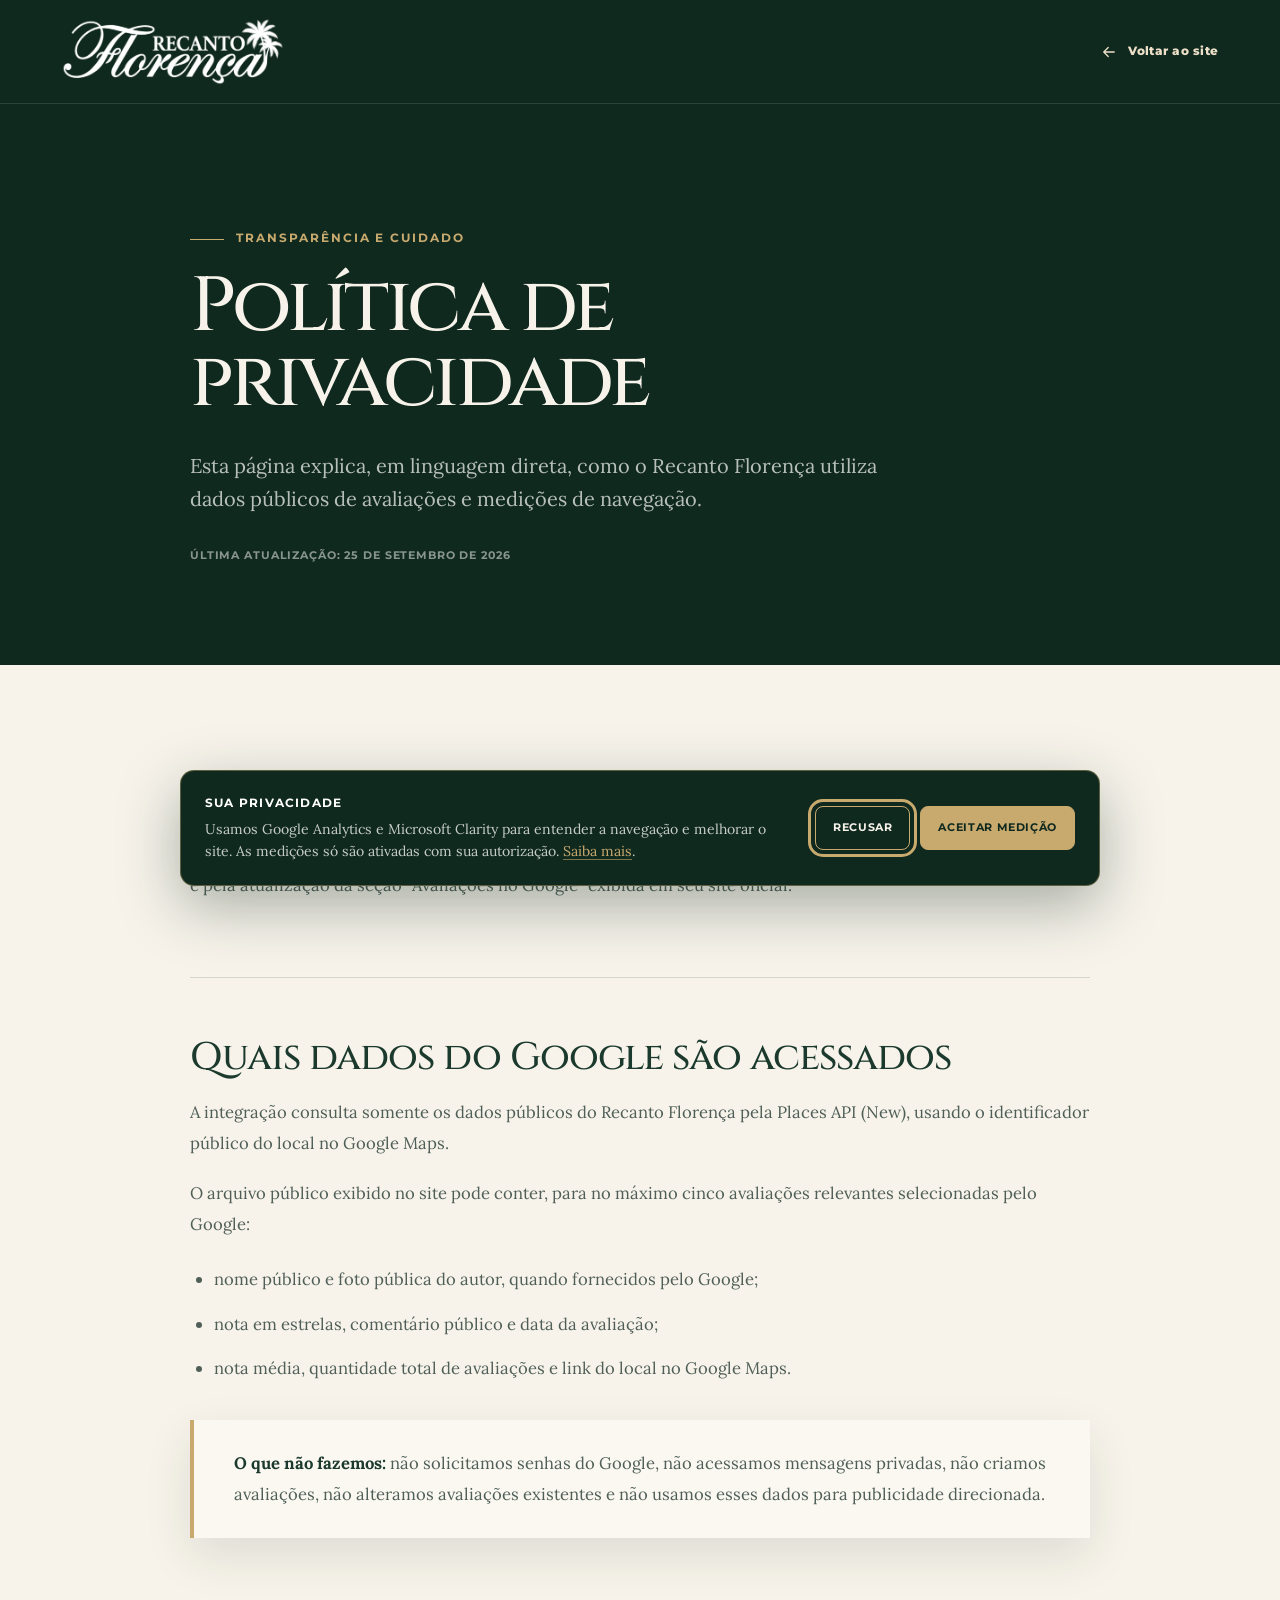
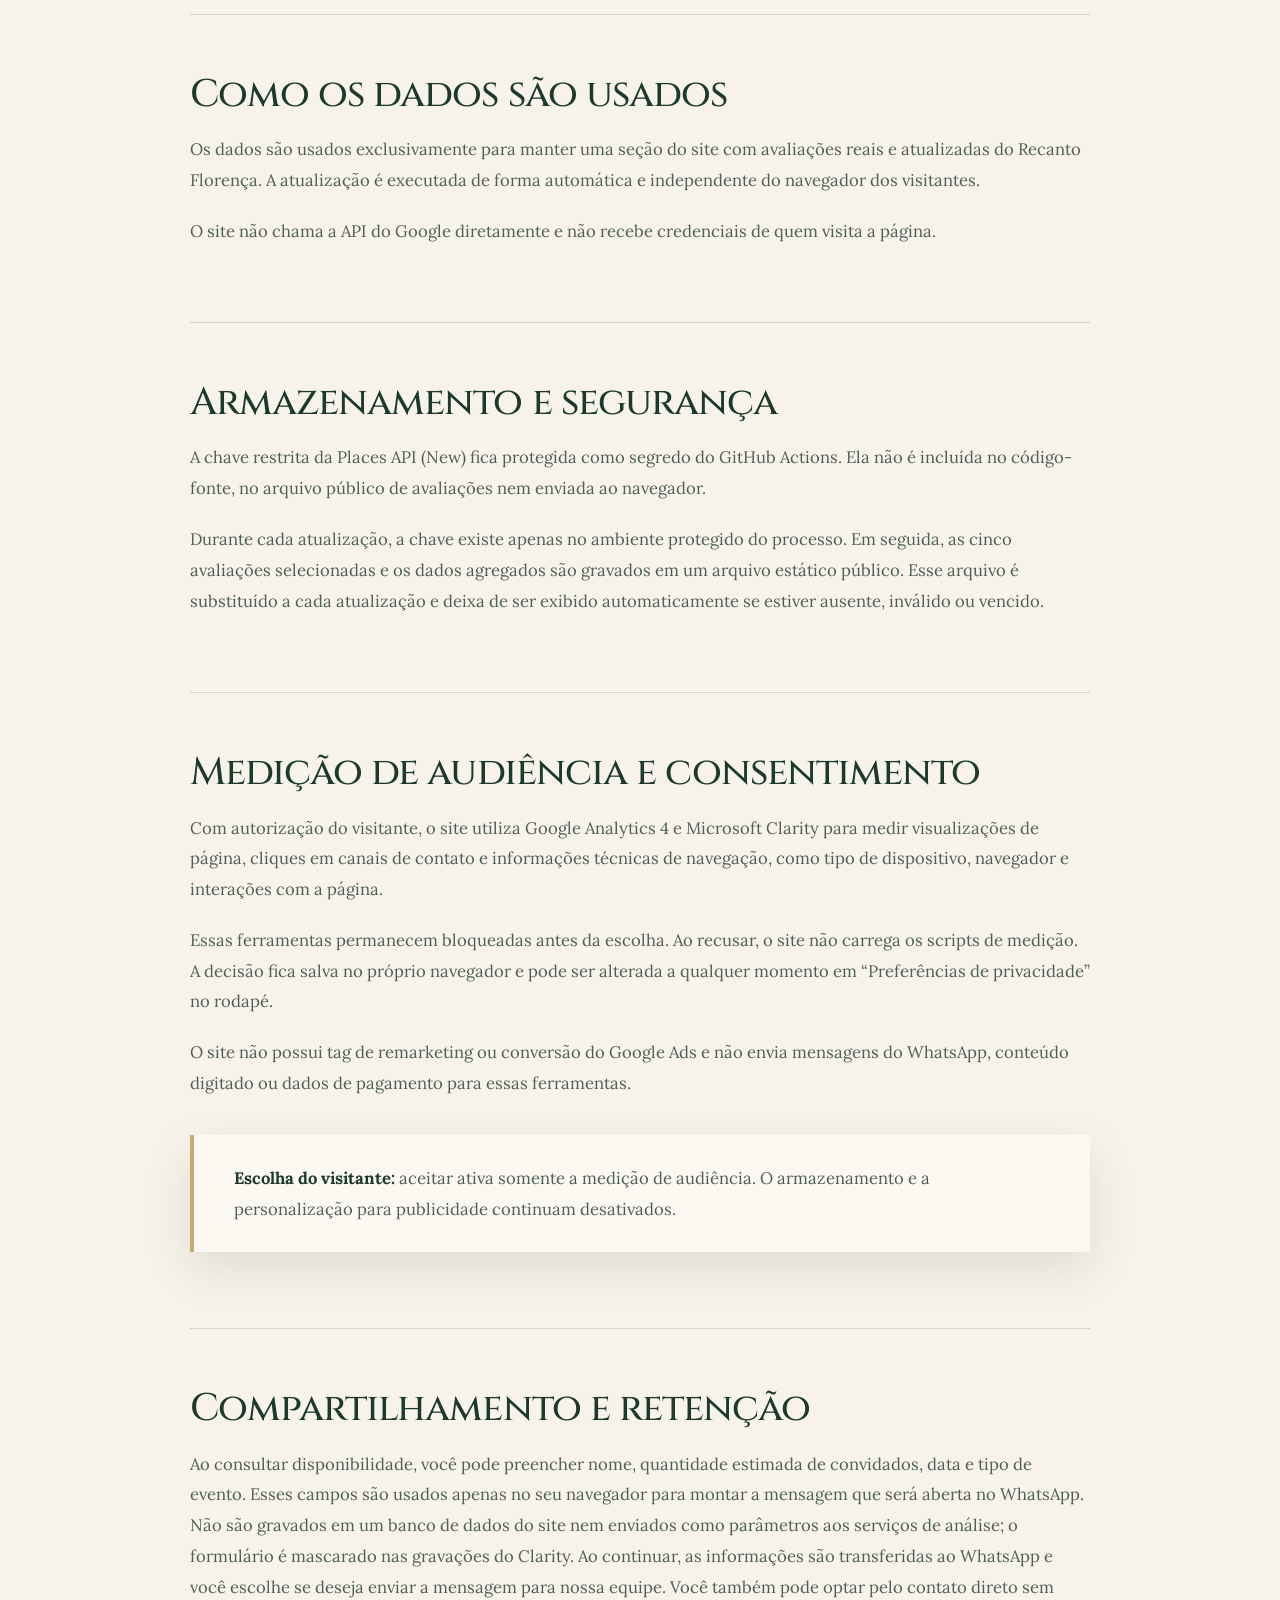
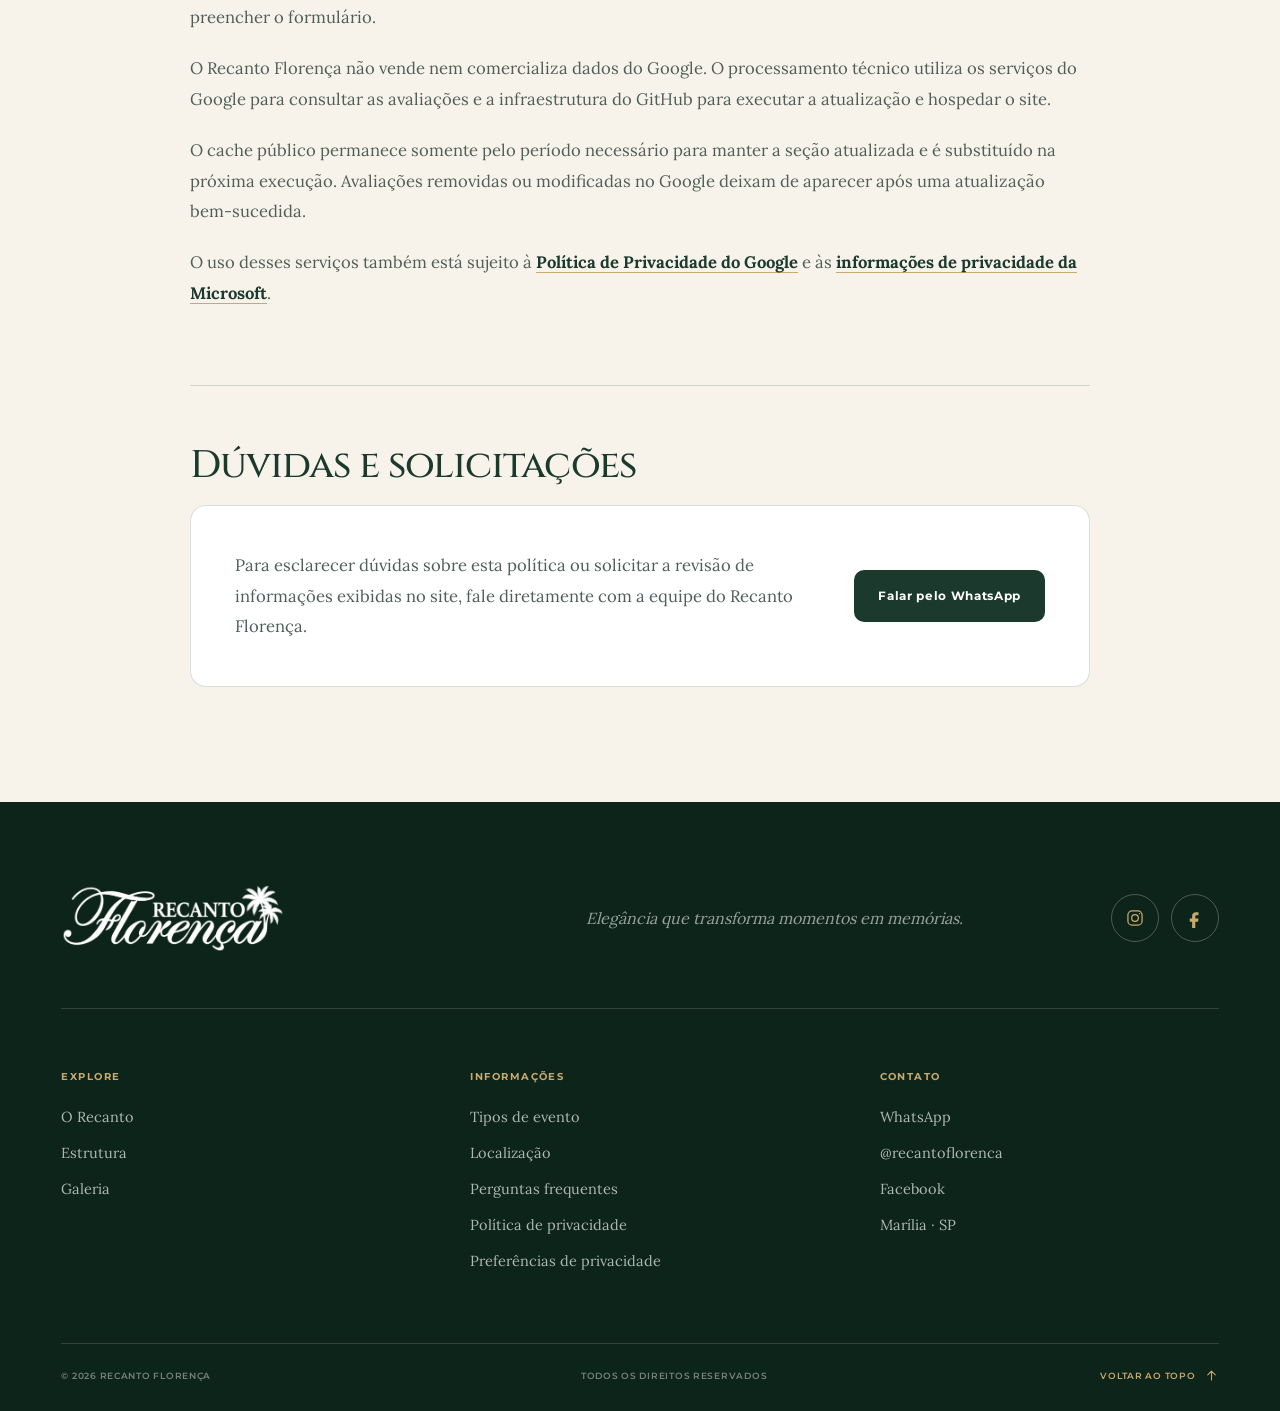
<file: politica-de-privacidade.html>
<!doctype html>
<html lang="pt-BR">
<head>
  <meta charset="utf-8">
  <meta name="viewport" content="width=device-width, initial-scale=1">
  <meta name="referrer" content="strict-origin-when-cross-origin">
  <meta name="theme-color" content="#1b3a2d">
  <meta name="description" content="Política de privacidade do Recanto Florença sobre avaliações do Google, medição de audiência e escolhas de consentimento.">
  <meta name="robots" content="index, follow">
  <link rel="canonical" href="https://recantoflorenca.com.br/politica-de-privacidade.html">
  <title>Política de Privacidade | Recanto Florença</title>
  <link rel="icon" href="assets/images/brand/recanto-florenca-favicon-32.png" type="image/png" sizes="32x32">
  <link rel="apple-touch-icon" href="assets/images/brand/recanto-florenca-favicon-180.png" sizes="180x180">
  <link rel="preload" href="assets/fonts/montserrat.woff2" as="font" type="font/woff2" crossorigin>
  <link rel="preload" href="assets/fonts/cinzel.woff2" as="font" type="font/woff2" crossorigin>
  <link rel="stylesheet" href="assets/css/styles.css">
  <link rel="stylesheet" href="assets/css/editorial-polish.css">
  <script>
    (function (root) {
      var ready = false;
      function revealFonts() {
        if (ready) return;
        ready = true;
        root.classList.remove("fonts-pending");
        root.classList.add("fonts-ready");
      }
      root.classList.add("js", "fonts-pending");
      window.setTimeout(revealFonts, 2500);
      if (document.fonts && document.fonts.ready) {
        Promise.all([
          document.fonts.load('500 1em "Cinzel"'),
          document.fonts.load('600 1em "Montserrat"')
        ]).then(revealFonts, revealFonts);
      } else {
        revealFonts();
      }
    })(document.documentElement);
  </script>
  <script src="assets/js/analytics.js" defer></script>
</head>
<body class="privacy-page">
  <a class="skip-link" href="#conteudo">Pular para o conteúdo</a>

  <header class="privacy-header">
    <a class="brand" href="./" aria-label="Ir para a página inicial do Recanto Florença">
      <img class="brand__official-logo" src="assets/images/brand/recanto-florenca-logo-oficial.png" width="1000" height="301" alt="Recanto Florença">
    </a>
    <a class="privacy-header__back" href="./">
      <svg viewBox="0 0 24 24" aria-hidden="true"><path d="M5 12h13M13 6l6 6-6 6"></path></svg>
      Voltar ao site
    </a>
  </header>

  <main id="conteudo">
    <section class="privacy-hero" aria-labelledby="privacy-title">
      <div class="privacy-hero__inner">
        <p class="eyebrow eyebrow--gold"><span></span>Transparência e cuidado</p>
        <h1 id="privacy-title">Política de privacidade</h1>
        <p class="privacy-hero__intro">Esta página explica, em linguagem direta, como o Recanto Florença utiliza dados públicos de avaliações e medições de navegação.</p>
        <time class="privacy-hero__updated" datetime="2026-09-25">Última atualização: 25 de setembro de 2026</time>
      </div>
    </section>

    <div class="privacy-main">
      <article class="privacy-document">
        <section aria-labelledby="privacy-controller">
          <h2 id="privacy-controller">Quem é o responsável</h2>
          <p>O Recanto Florença, espaço para festas e eventos em Marília, é responsável pelo tratamento descrito nesta política e pela atualização da seção “Avaliações no Google” exibida em seu site oficial.</p>
        </section>

        <section aria-labelledby="privacy-data">
          <h2 id="privacy-data">Quais dados do Google são acessados</h2>
          <p>A integração consulta somente os dados públicos do Recanto Florença pela Places API (New), usando o identificador público do local no Google Maps.</p>
          <p>O arquivo público exibido no site pode conter, para no máximo cinco avaliações relevantes selecionadas pelo Google:</p>
          <ul>
            <li>nome público e foto pública do autor, quando fornecidos pelo Google;</li>
            <li>nota em estrelas, comentário público e data da avaliação;</li>
            <li>nota média, quantidade total de avaliações e link do local no Google Maps.</li>
          </ul>
          <div class="privacy-note">
            <p><strong>O que não fazemos:</strong> não solicitamos senhas do Google, não acessamos mensagens privadas, não criamos avaliações, não alteramos avaliações existentes e não usamos esses dados para publicidade direcionada.</p>
          </div>
        </section>

        <section aria-labelledby="privacy-use">
          <h2 id="privacy-use">Como os dados são usados</h2>
          <p>Os dados são usados exclusivamente para manter uma seção do site com avaliações reais e atualizadas do Recanto Florença. A atualização é executada de forma automática e independente do navegador dos visitantes.</p>
          <p>O site não chama a API do Google diretamente e não recebe credenciais de quem visita a página.</p>
        </section>

        <section aria-labelledby="privacy-storage">
          <h2 id="privacy-storage">Armazenamento e segurança</h2>
          <p>A chave restrita da Places API (New) fica protegida como segredo do GitHub Actions. Ela não é incluída no código-fonte, no arquivo público de avaliações nem enviada ao navegador.</p>
          <p>Durante cada atualização, a chave existe apenas no ambiente protegido do processo. Em seguida, as cinco avaliações selecionadas e os dados agregados são gravados em um arquivo estático público. Esse arquivo é substituído a cada atualização e deixa de ser exibido automaticamente se estiver ausente, inválido ou vencido.</p>
        </section>

        <section aria-labelledby="privacy-analytics">
          <h2 id="privacy-analytics">Medição de audiência e consentimento</h2>
          <p>Com autorização do visitante, o site utiliza Google Analytics 4 e Microsoft Clarity para medir visualizações de página, cliques em canais de contato e informações técnicas de navegação, como tipo de dispositivo, navegador e interações com a página.</p>
          <p>Essas ferramentas permanecem bloqueadas antes da escolha. Ao recusar, o site não carrega os scripts de medição. A decisão fica salva no próprio navegador e pode ser alterada a qualquer momento em “Preferências de privacidade” no rodapé.</p>
          <p>O site não possui tag de remarketing ou conversão do Google Ads e não envia mensagens do WhatsApp, conteúdo digitado ou dados de pagamento para essas ferramentas.</p>
          <div class="privacy-note">
            <p><strong>Escolha do visitante:</strong> aceitar ativa somente a medição de audiência. O armazenamento e a personalização para publicidade continuam desativados.</p>
          </div>
        </section>

        <section aria-labelledby="privacy-sharing">
          <h2 id="privacy-sharing">Compartilhamento e retenção</h2>
          <p>Ao consultar disponibilidade, você pode preencher nome, quantidade estimada de convidados, data e tipo de evento. Esses campos são usados apenas no seu navegador para montar a mensagem que será aberta no WhatsApp. Não são gravados em um banco de dados do site nem enviados como parâmetros aos serviços de análise; o formulário é mascarado nas gravações do Clarity. Ao continuar, as informações são transferidas ao WhatsApp e você escolhe se deseja enviar a mensagem para nossa equipe. Você também pode optar pelo contato direto sem preencher o formulário.</p>
          <p>O Recanto Florença não vende nem comercializa dados do Google. O processamento técnico utiliza os serviços do Google para consultar as avaliações e a infraestrutura do GitHub para executar a atualização e hospedar o site.</p>
          <p>O cache público permanece somente pelo período necessário para manter a seção atualizada e é substituído na próxima execução. Avaliações removidas ou modificadas no Google deixam de aparecer após uma atualização bem-sucedida.</p>
          <p>O uso desses serviços também está sujeito à <a href="https://policies.google.com/privacy?hl=pt-BR" target="_blank" rel="noopener noreferrer">Política de Privacidade do Google</a> e às <a href="https://privacy.microsoft.com/pt-br/privacystatement" target="_blank" rel="noopener noreferrer">informações de privacidade da Microsoft</a>.</p>
        </section>

        <section aria-labelledby="privacy-rights">
          <h2 id="privacy-rights">Dúvidas e solicitações</h2>
          <div class="privacy-contact">
            <p>Para esclarecer dúvidas sobre esta política ou solicitar a revisão de informações exibidas no site, fale diretamente com a equipe do Recanto Florença.</p>
            <a class="button button--primary" href="https://wa.me/5514998134747" target="_blank" rel="noopener noreferrer">Falar pelo WhatsApp</a>
          </div>
        </section>
      </article>
    </div>
  </main>

  <footer class="footer">
    <div class="section-shell">
      <div class="footer__top">
        <a class="brand" href="./" aria-label="Ir para a página inicial do Recanto Florença">
          <img class="brand__official-logo" src="assets/images/brand/recanto-florenca-logo-oficial.png" width="1000" height="301" alt="Recanto Florença">
        </a>
        <p>Elegância que transforma momentos em memórias.</p>
        <div class="footer__socials" role="group" aria-label="Redes sociais do Recanto Florença">
          <a class="footer__social" href="https://instagram.com/recantoflorenca" target="_blank" rel="noopener noreferrer" aria-label="Instagram do Recanto Florença">
            <svg viewBox="0 0 24 24" aria-hidden="true"><rect x="3.5" y="3.5" width="17" height="17" rx="5"></rect><circle cx="12" cy="12" r="4"></circle><circle cx="17.5" cy="6.8" r=".8" class="icon-fill"></circle></svg>
          </a>
          <a class="footer__social footer__social--facebook" href="https://www.facebook.com/recantoflorencamarilia/" target="_blank" rel="noopener noreferrer" aria-label="Facebook do Recanto Florença">
            <svg viewBox="0 0 24 24" aria-hidden="true"><path class="icon-fill" d="M14 8h3V4h-3c-3.3 0-5 2-5 5v3H6v4h3v8h4v-8h3.5l.5-4h-4V9c0-.7.3-1 1-1Z"></path></svg>
          </a>
        </div>
      </div>
      <div class="footer__links">
        <div><span>Explore</span><a href="./#recanto">O Recanto</a><a href="./#estrutura">Estrutura</a><a href="./#galeria">Galeria</a></div>
        <div><span>Informações</span><a href="./#eventos">Tipos de evento</a><a href="./#localizacao">Localização</a><a href="./#duvidas">Perguntas frequentes</a><a href="politica-de-privacidade.html" aria-current="page">Política de privacidade</a><button class="footer__link-button" type="button" data-consent-settings>Preferências de privacidade</button></div>
        <div class="footer__contact"><span>Contato</span><a href="https://wa.me/5514998134747" target="_blank" rel="noopener noreferrer">WhatsApp</a><a href="https://instagram.com/recantoflorenca" target="_blank" rel="noopener noreferrer">@recantoflorenca</a><a href="https://www.facebook.com/recantoflorencamarilia/" target="_blank" rel="noopener noreferrer">Facebook</a><p>Marília · SP</p></div>
      </div>
      <div class="footer__bottom">
        <span>© 2026 Recanto Florença</span>
        <span>Todos os direitos reservados</span>
        <a href="#conteudo">Voltar ao topo <svg viewBox="0 0 24 24" aria-hidden="true" style="transform:rotate(-90deg)"><path d="M5 12h13M13 6l6 6-6 6"></path></svg></a>
      </div>
    </div>
  </footer>
</body>
</html>
</file>
<file: assets/css/styles.css>
@font-face {
  font-family: "Cinzel";
  src:
    url("../fonts/cinzel.woff2") format("woff2"),
    url("../fonts/cinzel.ttf") format("truetype");
  font-weight: 400 900;
  font-display: swap;
}

@font-face {
  font-family: "Lora";
  src:
    url("../fonts/lora.woff2") format("woff2"),
    url("../fonts/lora.ttf") format("truetype");
  font-weight: 400 700;
  font-display: swap;
}

@font-face {
  font-family: "Montserrat";
  src:
    url("../fonts/montserrat.woff2") format("woff2"),
    url("../fonts/montserrat.ttf") format("truetype");
  font-weight: 100 900;
  font-display: swap;
}

:root {
  --forest: #1b3a2d;
  --forest-deep: #10291f;
  --brown: #6b4423;
  --white: #ffffff;
  --gold: #c8a96e;
  --sage: #7a9e7e;
  --cream: #ede0c8;
  --cream-soft: #f7f3ea;
  --cream-pale: #fbf8f2;
  --brown-light: #a0714f;
  --ink: #18221d;
  --muted: #68736d;
  --muted-strong: #4f5f57;
  --border: rgba(27, 58, 45, 0.16);
  --shadow: 0 22px 70px rgba(16, 41, 31, 0.13);
  --shell: 1320px;
  --pad: clamp(20px, 4.8vw, 72px);
  --section: clamp(88px, 10vw, 160px);
  --ease-out: cubic-bezier(0.23, 1, 0.32, 1);
  --ease-in-out: cubic-bezier(0.77, 0, 0.175, 1);
  --ease-drawer: cubic-bezier(0.32, 0.72, 0, 1);
  --ease: var(--ease-out);
}

*,
*::before,
*::after {
  box-sizing: border-box;
}

[hidden] {
  display: none !important;
}

html {
  scroll-behavior: smooth;
  scroll-padding-top: 110px;
}

body {
  margin: 0;
  min-width: 320px;
  overflow-x: clip;
  background: var(--cream-soft);
  color: var(--ink);
  font-family: "Montserrat", system-ui, sans-serif;
  font-size: 16px;
  line-height: 1.65;
  text-rendering: optimizeLegibility;
  -webkit-font-smoothing: antialiased;
}

body.menu-open,
body.lightbox-open {
  overflow: hidden;
}

body.quote-open { overflow: hidden; }

.quote-dialog {
  width: min(600px, calc(100% - 32px));
  max-height: calc(100dvh - 32px);
  margin: auto;
  padding: clamp(24px, 4vw, 40px);
  border: 1px solid var(--border);
  border-radius: 16px;
  background: var(--cream-soft);
  color: var(--forest-deep);
  box-shadow: var(--shadow);
  overflow: auto;
  overscroll-behavior: contain;
}
.quote-dialog::backdrop { background: rgba(16, 41, 31, .72); }
.quote-dialog__close {
  position: absolute; top: 8px; right: 8px;
  width: 44px; height: 44px; padding: 0;
  border: 0; border-radius: 8px;
  background: transparent; color: var(--forest);
  font-size: 30px; cursor: pointer;
}
.quote-dialog__close:hover { background: var(--cream); }
.quote-dialog__eyebrow {
  margin: 0 32px 12px 0; color: var(--brown);
  font-size: 11px; font-weight: 700; letter-spacing: .12em; text-transform: uppercase;
}
.quote-dialog h2 { margin: 0 16px 12px 0; font-size: clamp(25px, 4vw, 34px); line-height: 1.2; overflow-wrap: anywhere; }
.quote-dialog #quote-intro { margin: 0 0 24px; color: var(--muted-strong); font-size: 14px; }
.quote-dialog form { display: grid; grid-template-columns: repeat(2, minmax(0, 1fr)); gap: 16px; }
.quote-dialog label { display: flex; flex-direction: column; gap: 6px; min-width: 0; font-size: 12px; font-weight: 600; }
.quote-dialog input:not([type="checkbox"]), .quote-dialog select {
  width: 100%; min-width: 0; min-height: 48px; padding: 10px 12px;
  border: 1px solid var(--muted); border-radius: 8px;
  background: var(--white); color: var(--forest-deep); font: inherit; font-size: 16px;
}
.quote-dialog input:disabled { background: var(--cream); }
.quote-dialog input[type="date"] {
  display: block;
  box-sizing: border-box;
  max-width: 100%;
  -webkit-appearance: none;
  appearance: none;
}
.quote-dialog input[type="date"]::-webkit-date-and-time-value {
  min-height: 1.5em;
  text-align: left;
}
.quote-dialog input[type="date"]::-webkit-datetime-edit {
  min-width: 0;
  padding: 0;
}
.quote-dialog :focus-visible { outline: 2px solid var(--forest); outline-offset: 3px; }
.quote-dialog small { font-weight: 400; color: var(--muted-strong); font-size: 13px; }
.quote-dialog__wide { grid-column: 1 / -1; }
.quote-dialog label.quote-dialog__check { flex-direction: row; align-items: center; min-height: 44px; }
.quote-dialog__check input { width: 20px; height: 20px; accent-color: var(--forest); flex-shrink: 0; }
.quote-dialog .button { width: 100%; min-height: 52px; padding: 14px 12px; white-space: normal; text-align: center; font-size: 12px; }
.quote-dialog__privacy { margin: 0; font-size: 13px; line-height: 1.6; color: var(--muted-strong); }
.quote-dialog__privacy a { text-decoration: underline; }
.quote-dialog__direct { display: flex; justify-content: center; align-items: center; min-height: 44px; margin-top: 12px; font-size: 12px; text-align: center; text-decoration: underline; }
@media (max-width: 420px) {
  .quote-dialog form { grid-template-columns: minmax(0, 1fr); gap: 12px; }
}

::selection {
  background: var(--gold);
  color: var(--forest-deep);
}

img {
  display: block;
  max-width: 100%;
}

a {
  color: inherit;
  text-decoration: none;
}

button,
a {
  -webkit-tap-highlight-color: transparent;
}

button,
input {
  font: inherit;
}

button {
  color: inherit;
}

:focus-visible {
  outline: 3px solid var(--gold);
  outline-offset: 4px;
}

h1,
h2,
h3,
p {
  margin-top: 0;
}

h1,
h2,
h3 {
  text-wrap: balance;
}

h1,
h2 {
  font-family: "Cinzel", Georgia, serif;
  font-weight: 500;
  letter-spacing: -0.045em;
  line-height: 1.05;
}

h2 {
  font-size: clamp(2.35rem, 4.7vw, 5.1rem);
}

.fonts-pending h1,
.fonts-pending h2 {
  opacity: 0;
}

.fonts-ready h1,
.fonts-ready h2 {
  opacity: 1;
  transition: opacity 360ms var(--ease-out);
}

.manifesto__image,
.experience-step__media,
.gallery-item > button,
.location__image-main,
.location__image-detail {
  background: var(--cream);
}

.section {
  position: relative;
  padding: var(--section) 0;
}

.section-shell {
  width: min(100% - (var(--pad) * 2), var(--shell));
  margin-inline: auto;
}

.skip-link {
  position: fixed;
  top: 8px;
  left: 8px;
  z-index: 9999;
  padding: 12px 18px;
  border-radius: 99px;
  background: var(--white);
  color: var(--forest);
  transform: translateY(-150%);
  transition: transform 180ms var(--ease-out);
}

.skip-link:focus {
  transform: translateY(0);
}

.js .reveal[data-motion="reveal"] {
  opacity: 0;
  transform: translateY(14px);
  transition:
    opacity 420ms var(--ease-out) var(--reveal-delay, 0ms),
    transform 420ms var(--ease-out) var(--reveal-delay, 0ms);
}

.js .reveal[data-motion="reveal"].is-visible {
  opacity: 1;
  transform: translateY(0);
}

.js img.is-media-loading {
  opacity: 0;
}

.js img.is-media-loaded {
  animation: mediaReveal 240ms var(--ease-out) both;
}

@keyframes mediaReveal {
  from {
    opacity: 0;
    filter: saturate(0.72);
  }
}

.eyebrow {
  display: flex;
  align-items: center;
  gap: 12px;
  margin-bottom: 24px;
  color: var(--forest);
  font-size: 0.72rem;
  font-weight: 700;
  letter-spacing: 0.18em;
  line-height: 1.2;
  text-transform: uppercase;
}

.eyebrow > span {
  width: 28px;
  height: 1px;
  background: currentColor;
}

.eyebrow--gold {
  color: var(--brown-light);
}

.button {
  display: inline-flex;
  min-height: 52px;
  align-items: center;
  justify-content: center;
  gap: 16px;
  padding: 0 24px;
  border: 0;
  border-radius: 999px;
  font-size: 0.76rem;
  font-weight: 700;
  letter-spacing: 0.04em;
  line-height: 1;
  transition:
    background 220ms var(--ease-out),
    color 220ms var(--ease-out),
    transform 220ms var(--ease-out),
    box-shadow 220ms var(--ease-out);
}

.button svg,
.text-link svg,
.footer__bottom svg,
.event-list__item > svg {
  width: 18px;
  fill: none;
  stroke: currentColor;
  stroke-linecap: round;
  stroke-linejoin: round;
  stroke-width: 1.7;
  transition: transform 220ms var(--ease-out);
}

.button--primary {
  background: var(--forest);
  box-shadow: 0 12px 34px rgba(27, 58, 45, 0.18);
  color: var(--white);
}

.button--cream {
  background: var(--cream);
  color: var(--forest);
}

.button--large {
  min-height: 64px;
  padding-inline: 30px;
}

.button--large svg:first-child {
  width: 22px;
  height: 22px;
}

.button svg.whatsapp-mark,
.floating-whatsapp svg.whatsapp-mark {
  display: block;
  overflow: visible;
  fill: none;
  stroke: currentColor;
  stroke-linecap: round;
  stroke-linejoin: round;
  stroke-width: 2;
}

.text-link {
  display: inline-flex;
  align-items: center;
  gap: 14px;
  padding: 10px 0;
  color: var(--forest);
  font-size: 0.76rem;
  font-weight: 700;
  letter-spacing: 0.05em;
  transition: transform 180ms var(--ease-out);
}

.text-link svg {
  width: 17px;
  height: 17px;
}

.text-link--light {
  color: var(--cream);
}

.text-link--dark {
  color: var(--forest);
}

/* Header */

.site-header {
  position: fixed;
  top: 20px;
  left: 50%;
  z-index: 1000;
  display: grid;
  width: min(calc(100% - 40px), 1390px);
  min-height: 72px;
  grid-template-columns: 240px 1fr 190px;
  align-items: center;
  padding: 8px 10px 8px 24px;
  border: 1px solid rgba(27, 58, 45, 0.1);
  border-radius: 999px;
  background: rgba(247, 243, 234, 0.86);
  box-shadow: 0 8px 36px rgba(27, 58, 45, 0.08);
  backdrop-filter: blur(18px);
  transform: translateX(-50%);
  transition:
    top 240ms var(--ease-out),
    background 240ms var(--ease-out),
    color 240ms var(--ease-out),
    box-shadow 240ms var(--ease-out);
}

.site-header--scrolled {
  top: 12px;
  border-color: rgba(255, 255, 255, 0.13);
  background: rgba(27, 58, 45, 0.94);
  box-shadow: 0 16px 44px rgba(16, 41, 31, 0.22);
  color: var(--white);
}

.site-header__brand {
  display: inline-flex;
  align-items: center;
  width: max-content;
  padding: 5px 14px;
  border-radius: 999px;
  background: var(--forest);
  transition: background 240ms var(--ease-out);
}

.site-header--scrolled .site-header__brand {
  background: transparent;
}

.brand {
  display: inline-flex;
  align-items: center;
  gap: 13px;
  color: var(--forest);
}

.site-header--scrolled .brand {
  color: var(--white);
}

.brand__official-logo {
  display: block;
  width: 184px;
  height: auto;
}

.brand:not(.brand--compact) .brand__official-logo {
  width: 224px;
}

.brand__symbol {
  width: 42px;
  height: 42px;
  fill: none;
  stroke: var(--gold);
  stroke-linecap: round;
  stroke-linejoin: round;
  stroke-width: 0.9;
}

.brand__type {
  display: flex;
  flex-direction: column;
}

.brand__name {
  font-family: "Cinzel", Georgia, serif;
  font-size: 0.94rem;
  font-weight: 600;
  letter-spacing: 0.03em;
  line-height: 1.2;
  text-transform: uppercase;
}

.brand__subtitle {
  margin-top: 3px;
  color: var(--brown-light);
  font-size: 0.48rem;
  font-weight: 600;
  letter-spacing: 0.3em;
  line-height: 1;
  text-transform: uppercase;
}

.site-header--scrolled .brand__subtitle {
  color: var(--cream);
}

.desktop-nav {
  display: flex;
  justify-content: center;
  gap: clamp(18px, 2vw, 34px);
}

.desktop-nav a {
  position: relative;
  padding: 9px 0;
  color: currentColor;
  font-size: 0.67rem;
  font-weight: 600;
  letter-spacing: 0.02em;
}

.desktop-nav a::after {
  position: absolute;
  right: 0;
  bottom: 3px;
  left: 0;
  height: 1px;
  background: var(--gold);
  content: "";
  transform: scaleX(0);
  transform-origin: right;
  transition: transform 220ms var(--ease-out);
}

.button--header {
  justify-self: end;
  background: var(--forest);
  color: var(--white);
}

.site-header--scrolled .button--header {
  background: var(--cream);
  color: var(--forest);
}

.menu-toggle,
.mobile-menu {
  display: none;
}

/* Hero */

.hero {
  position: relative;
  display: flex;
  min-height: 100svh;
  align-items: center;
  overflow: hidden;
  padding: 132px var(--pad) 88px;
  background:
    radial-gradient(circle at 78% 20%, rgba(200, 169, 110, 0.14), transparent 31%),
    linear-gradient(145deg, var(--cream-pale), var(--cream-soft) 55%, #efe6d6);
}

.hero::after {
  position: absolute;
  right: -11vw;
  bottom: -28vw;
  width: 47vw;
  height: 47vw;
  border: 1px solid rgba(27, 58, 45, 0.1);
  border-radius: 50%;
  content: "";
}

.hero__content {
  position: relative;
  z-index: 2;
  display: grid;
  width: min(100%, var(--shell));
  margin: auto;
  grid-template-columns: minmax(0, 0.82fr) minmax(480px, 1.18fr);
  align-items: center;
  gap: clamp(40px, 6vw, 100px);
}

.hero__copy {
  position: relative;
  z-index: 3;
  padding-top: 26px;
}

.hero h1 {
  max-width: 710px;
  margin-bottom: 30px;
  color: var(--forest);
  font-size: clamp(3.7rem, 6.6vw, 7.2rem);
}

.hero h1 span {
  display: block;
  margin-top: 4px;
  color: var(--brown-light);
  font-family: "Lora", Georgia, serif;
  font-size: 0.42em;
  font-style: italic;
  font-weight: 400;
  letter-spacing: -0.02em;
}

.hero__intro {
  max-width: 570px;
  margin-bottom: 34px;
  color: #4e5e56;
  font-family: "Lora", Georgia, serif;
  font-size: clamp(1.04rem, 1.35vw, 1.3rem);
  line-height: 1.65;
}

.hero__actions {
  display: flex;
  align-items: center;
  gap: 28px;
}

.hero__notes {
  display: flex;
  gap: 28px;
  margin-top: 46px;
  color: var(--forest);
  font-size: 0.66rem;
  font-weight: 700;
  letter-spacing: 0.1em;
  text-transform: uppercase;
}

.hero__notes span {
  position: relative;
  padding-left: 16px;
}

.hero__notes span::before {
  position: absolute;
  top: 50%;
  left: 0;
  width: 5px;
  height: 5px;
  border-radius: 50%;
  background: var(--gold);
  content: "";
  transform: translateY(-50%);
}

.hero__visual {
  position: relative;
  min-height: min(72vh, 760px);
}

.hero__photo-main {
  position: absolute;
  top: 0;
  right: 3%;
  width: min(72%, 530px);
  height: 100%;
  overflow: hidden;
  border-radius: 48% 48% 23% 23% / 25% 25% 16% 16%;
  box-shadow: var(--shadow);
}

.hero__photo-main::after {
  position: absolute;
  inset: 0;
  background: linear-gradient(to top, rgba(16, 41, 31, 0.42), transparent 38%);
  content: "";
}

.hero__photo-main img,
.hero__photo-secondary img {
  width: 100%;
  height: 100%;
  object-fit: cover;
  transition: transform 720ms var(--ease-out);
}

.hero__location {
  position: absolute;
  right: 28px;
  bottom: 24px;
  z-index: 2;
  color: var(--white);
  font-size: 0.66rem;
  font-weight: 700;
  letter-spacing: 0.14em;
  text-transform: uppercase;
}

.hero__photo-secondary {
  position: absolute;
  bottom: 4%;
  left: 0;
  z-index: 3;
  width: min(36%, 235px);
  aspect-ratio: 3 / 4;
  overflow: hidden;
  border: 8px solid var(--cream-soft);
  border-radius: 100px 100px 28px 28px;
  box-shadow: 0 18px 50px rgba(16, 41, 31, 0.18);
}

.hero__seal {
  position: absolute;
  top: 13%;
  left: 4%;
  z-index: 4;
  display: grid;
  width: 108px;
  height: 108px;
  place-items: center;
  border-radius: 50%;
  background: var(--gold);
  box-shadow: 0 14px 36px rgba(107, 68, 35, 0.2);
  color: var(--forest);
}

.hero__seal svg {
  position: absolute;
  inset: 7px;
  width: calc(100% - 14px);
  height: calc(100% - 14px);
  transform-origin: center;
  animation: sealSettle 680ms var(--ease-out) 220ms both;
}

.hero__seal text {
  fill: var(--forest);
  font-family: "Montserrat", sans-serif;
  font-size: 8.4px;
  font-weight: 700;
  letter-spacing: 1.2px;
}

.hero__seal > span {
  font-family: "Cinzel", Georgia, serif;
  font-size: 1.25rem;
}

@keyframes sealSettle {
  from {
    opacity: 0;
    transform: rotate(-12deg);
  }
}

.hero__leaf {
  position: absolute;
  z-index: 1;
  width: 170px;
  height: 310px;
  border: 1px solid rgba(27, 58, 45, 0.1);
  border-radius: 100%;
  transform: rotate(38deg);
}

.hero__leaf::before,
.hero__leaf::after {
  position: absolute;
  top: 50%;
  left: 50%;
  width: 1px;
  height: 86%;
  background: rgba(27, 58, 45, 0.08);
  content: "";
  transform: translate(-50%, -50%);
}

.hero__leaf::after {
  width: 70%;
  height: 1px;
}

.hero__leaf--one {
  top: 16%;
  left: -95px;
}

.hero__leaf--two {
  right: -82px;
  bottom: 4%;
  transform: rotate(-30deg) scale(0.78);
}

.hero__scroll {
  position: absolute;
  bottom: 25px;
  left: var(--pad);
  z-index: 3;
  display: flex;
  align-items: center;
  gap: 13px;
  color: var(--muted);
  font-size: 0.6rem;
  font-weight: 700;
  letter-spacing: 0.13em;
  text-transform: uppercase;
}

.hero__scroll svg {
  width: 18px;
  fill: none;
  stroke: currentColor;
  stroke-width: 1.5;
}

/* Trust strip */

.trust-strip {
  background: var(--forest);
  color: var(--white);
}

.trust-strip__inner {
  display: grid;
  width: min(100% - (var(--pad) * 2), var(--shell));
  min-height: 160px;
  margin-inline: auto;
  grid-template-columns: repeat(4, minmax(100px, 1fr)) minmax(260px, 1.7fr);
  align-items: center;
}

.trust-item {
  position: relative;
  display: flex;
  min-height: 72px;
  flex-direction: column;
  justify-content: center;
  padding: 0 clamp(16px, 2vw, 30px);
  border-right: 1px solid rgba(255, 255, 255, 0.15);
  transition:
    background 180ms var(--ease-out),
    padding 180ms var(--ease-out);
}

.trust-item:first-child {
  padding-left: 0;
}

.trust-item strong {
  color: var(--gold);
  font-family: "Cinzel", Georgia, serif;
  font-size: 2.3rem;
  font-weight: 500;
  line-height: 1;
}

.trust-item span {
  margin-top: 9px;
  color: rgba(255, 255, 255, 0.7);
  font-size: 0.62rem;
  font-weight: 700;
  letter-spacing: 0.14em;
  text-transform: uppercase;
}

.trust-strip__message {
  padding-left: clamp(28px, 3vw, 60px);
}

.trust-strip__message p {
  max-width: 340px;
  margin: 0;
  font-family: "Lora", Georgia, serif;
  font-size: 1.12rem;
  font-style: italic;
  line-height: 1.55;
}

/* Manifesto */

.manifesto {
  background:
    radial-gradient(circle at 80% 70%, rgba(122, 158, 126, 0.12), transparent 32%),
    var(--cream-soft);
}

.manifesto__grid {
  display: grid;
  grid-template-columns: minmax(320px, 0.88fr) minmax(400px, 1.12fr);
  align-items: center;
  gap: clamp(60px, 9vw, 150px);
}

.manifesto__image-wrap {
  position: relative;
  padding-left: 7%;
}

.manifesto__image-wrap::before {
  position: absolute;
  top: 8%;
  bottom: -7%;
  left: 0;
  width: 78%;
  border: 1px solid rgba(200, 169, 110, 0.55);
  border-radius: 190px 190px 34px 34px;
  content: "";
}

.manifesto__image {
  position: relative;
  z-index: 2;
  aspect-ratio: 4 / 5;
  overflow: hidden;
  border-radius: 190px 190px 34px 34px;
  box-shadow: var(--shadow);
}

.manifesto__image img {
  width: 100%;
  height: 100%;
  object-fit: cover;
  transition: transform 720ms var(--ease-out);
}

.manifesto__caption {
  position: absolute;
  right: -4%;
  bottom: 10%;
  z-index: 3;
  padding: 13px 19px;
  border-radius: 999px;
  background: var(--cream);
  box-shadow: 0 12px 30px rgba(16, 41, 31, 0.13);
  color: var(--forest);
  font-size: 0.62rem;
  font-weight: 700;
  letter-spacing: 0.1em;
  text-transform: uppercase;
}

.manifesto__copy {
  max-width: 650px;
}

.manifesto__copy h2 {
  margin-bottom: 32px;
  color: var(--forest);
}

.manifesto__lead {
  margin-bottom: 22px;
  color: var(--brown-light);
  font-family: "Lora", Georgia, serif;
  font-size: clamp(1.28rem, 2vw, 1.8rem);
  font-style: italic;
  line-height: 1.5;
}

.manifesto__copy > .reveal > p:not(.eyebrow, .manifesto__lead) {
  max-width: 580px;
  color: var(--muted);
}

/* Experience */

.experience {
  overflow: clip;
  background: var(--forest-deep);
  color: var(--white);
}

.experience::before {
  position: absolute;
  top: 0;
  right: 7%;
  width: 35vw;
  height: 35vw;
  border: 1px solid rgba(200, 169, 110, 0.12);
  border-radius: 50%;
  content: "";
  transform: translateY(-45%);
}

.section-heading {
  display: flex;
  align-items: end;
  justify-content: space-between;
  gap: 40px;
  margin-bottom: clamp(52px, 7vw, 96px);
}

.section-heading h2 {
  max-width: 800px;
  margin-bottom: 0;
  color: var(--forest);
}

.section-heading > p {
  max-width: 420px;
  margin: 0 0 8px;
  color: var(--muted);
  font-family: "Lora", Georgia, serif;
  font-size: 1.04rem;
  line-height: 1.65;
}

.section-heading--light h2 {
  color: var(--cream-soft);
}

.section-heading--light > p {
  color: rgba(255, 255, 255, 0.62);
}

.experience__steps {
  display: grid;
  gap: clamp(22px, 3vw, 42px);
}

.experience-step {
  display: grid;
  min-width: 0;
  grid-template-columns: minmax(0, 1.08fr) minmax(320px, 0.92fr);
  overflow: hidden;
  border: 1px solid rgba(255, 255, 255, 0.12);
  border-radius: clamp(26px, 3vw, 40px);
  background: linear-gradient(135deg, rgba(255, 255, 255, 0.075), rgba(255, 255, 255, 0.025));
  box-shadow: 0 24px 62px rgba(4, 18, 12, 0.2);
}

.experience-step:nth-child(even) .experience-step__media {
  grid-column: 2;
  grid-row: 1;
}

.experience-step:nth-child(even) .experience-step__content {
  grid-column: 1;
  grid-row: 1;
}

.experience-step__media {
  position: relative;
  display: block;
  width: 100%;
  min-width: 0;
  min-height: clamp(390px, 47vw, 610px);
  padding: 0;
  overflow: hidden;
  border: 0;
  background: var(--cream);
  cursor: zoom-in;
  text-align: left;
}

.experience-step__media::after {
  position: absolute;
  inset: 0;
  background: linear-gradient(to top, rgba(8, 28, 20, 0.26), transparent 42%);
  content: "";
  pointer-events: none;
}

.experience-step__media img {
  width: 100%;
  height: 100%;
  object-fit: cover;
  transition: transform 520ms var(--ease-out);
}

.experience-step__media:active .experience-step__zoom {
  transform: scale(0.96);
}

.experience-step__media:focus-visible {
  outline: 0;
  box-shadow: inset 0 0 0 3px var(--gold);
}

.experience-step__zoom {
  position: absolute;
  right: 22px;
  bottom: 22px;
  z-index: 2;
  display: inline-flex;
  min-height: 44px;
  align-items: center;
  gap: 10px;
  padding: 10px 14px;
  border: 1px solid rgba(255, 255, 255, 0.38);
  border-radius: 999px;
  background: rgba(16, 41, 31, 0.78);
  backdrop-filter: blur(10px);
  color: var(--white);
  font-size: 0.62rem;
  font-weight: 750;
  letter-spacing: 0.08em;
  text-transform: uppercase;
  transition:
    background 180ms var(--ease-out),
    transform 180ms var(--ease-out);
}

.experience-step__zoom svg {
  width: 17px;
  fill: none;
  stroke: var(--gold);
  stroke-linecap: round;
  stroke-linejoin: round;
  stroke-width: 1.7;
}

.experience-step__content {
  display: flex;
  min-width: 0;
  padding: clamp(34px, 5vw, 76px);
  flex-direction: column;
  justify-content: center;
}

@media (hover: hover) and (pointer: fine) {
  .experience-step__media:hover img {
    transform: scale(1.025);
  }

  .experience-step__media:hover .experience-step__zoom {
    background: var(--forest-deep);
    transform: translateY(-2px);
  }
}

.experience-step__number {
  display: flex;
  align-items: center;
  gap: 14px;
  margin-bottom: clamp(26px, 3vw, 40px);
  color: var(--gold);
  font-size: 0.66rem;
  font-weight: 700;
  letter-spacing: 0.15em;
}

.experience-step__number::after {
  width: 34px;
  height: 1px;
  background: currentColor;
  content: "";
}

.experience-step__content > p {
  margin-bottom: 10px;
  color: var(--sage);
  font-size: 0.7rem;
  font-weight: 700;
  letter-spacing: 0.13em;
  text-transform: uppercase;
}

.experience-step h3 {
  max-width: 500px;
  margin-bottom: 24px;
  color: var(--white);
  font-family: "Cinzel", Georgia, serif;
  font-size: clamp(2rem, 3.6vw, 4.15rem);
  font-weight: 500;
  letter-spacing: -0.04em;
  line-height: 1.06;
}

.experience-step__body p {
  max-width: 470px;
  margin-bottom: 0;
  color: rgba(255, 255, 255, 0.82);
  font-family: "Lora", Georgia, serif;
  font-size: 1rem;
  line-height: 1.7;
}

.experience-step__facts {
  display: flex;
  flex-wrap: wrap;
  gap: 10px 28px;
  margin: 28px 0 0;
  padding: 0;
  list-style: none;
}

.experience-step__facts li {
  display: flex;
  min-width: 150px;
  flex-direction: column;
  gap: 3px;
}

.experience-step__facts strong {
  color: var(--white);
  font-family: "Lora", Georgia, serif;
  font-size: 0.93rem;
  font-weight: 600;
}

.experience-step__facts span {
  color: rgba(255, 255, 255, 0.68);
  font-size: 0.62rem;
  font-weight: 600;
  letter-spacing: 0.08em;
  text-transform: uppercase;
}

.experience-step__link {
  width: fit-content;
  margin-top: 30px;
}

.experience__next {
  display: grid;
  min-height: 108px;
  margin-top: clamp(28px, 4vw, 48px);
  padding: 24px clamp(24px, 4vw, 46px);
  grid-template-columns: minmax(0, 1fr) auto 26px;
  align-items: center;
  gap: clamp(18px, 3vw, 34px);
  border: 1px solid rgba(200, 169, 110, 0.46);
  border-radius: 24px;
  background: rgba(255, 255, 255, 0.055);
  color: var(--white);
  transition:
    border-color 180ms var(--ease-out),
    background 180ms var(--ease-out),
    transform 180ms var(--ease-out);
}

.experience__next > span:first-child {
  display: grid;
  min-width: 0;
  gap: 5px;
}

.experience__next small,
.experience__next-count {
  color: var(--gold);
  font-size: 0.62rem;
  font-weight: 750;
  letter-spacing: 0.11em;
  text-transform: uppercase;
}

.experience__next strong {
  font-family: "Lora", Georgia, serif;
  font-size: clamp(1rem, 1.7vw, 1.32rem);
  font-style: italic;
  font-weight: 500;
  line-height: 1.35;
}

.experience__next-count {
  padding: 7px 11px;
  border: 1px solid rgba(200, 169, 110, 0.36);
  border-radius: 999px;
  white-space: nowrap;
}

.experience__next > svg {
  width: 24px;
  fill: none;
  stroke: currentColor;
  stroke-linecap: round;
  stroke-linejoin: round;
  stroke-width: 1.6;
  transition: transform 180ms var(--ease-out);
}

/* Structure */

.structure {
  background:
    linear-gradient(rgba(27, 58, 45, 0.05) 1px, transparent 1px),
    linear-gradient(90deg, rgba(27, 58, 45, 0.05) 1px, transparent 1px),
    var(--cream-pale);
  background-size: 72px 72px;
}

.amenity-grid {
  display: grid;
  grid-template-columns: repeat(12, 1fr);
  gap: 18px;
}

.amenity-card {
  position: relative;
  display: flex;
  min-height: 330px;
  flex-direction: column;
  justify-content: space-between;
  padding: clamp(25px, 3vw, 40px);
  overflow: hidden;
  border: 1px solid var(--border);
  border-radius: 28px;
  background: rgba(255, 255, 255, 0.6);
  transition:
    transform 240ms var(--ease-out),
    border-color 240ms var(--ease-out),
    background 240ms var(--ease-out),
    box-shadow 240ms var(--ease-out);
}

.amenity-card--1,
.amenity-card--4 {
  grid-column: span 5;
}

.amenity-card--2,
.amenity-card--3,
.amenity-card--5,
.amenity-card--6 {
  grid-column: span 3.5;
}

.amenity-card--2,
.amenity-card--5 {
  grid-column: span 4;
}

.amenity-card--3,
.amenity-card--6 {
  grid-column: span 3;
}

.amenity-card__top {
  display: flex;
  align-items: start;
  justify-content: space-between;
}

.amenity-icon {
  width: 44px;
  height: 44px;
  fill: none;
  stroke: var(--brown-light);
  stroke-linecap: round;
  stroke-linejoin: round;
  stroke-width: 1.35;
}

.amenity-icon .icon-fill {
  fill: var(--brown-light);
  stroke: none;
}

.amenity-card__top > span {
  color: rgba(27, 58, 45, 0.38);
  font-size: 0.63rem;
  font-weight: 700;
  letter-spacing: 0.12em;
}

.amenity-card strong {
  display: block;
  margin-bottom: 4px;
  color: var(--forest);
  font-family: "Cinzel", Georgia, serif;
  font-size: clamp(2.1rem, 3vw, 3.6rem);
  font-weight: 500;
  line-height: 1;
}

.amenity-card h3 {
  margin-bottom: 10px;
  color: var(--forest);
  font-family: "Lora", Georgia, serif;
  font-size: 1.1rem;
  font-style: italic;
  font-weight: 500;
}

.amenity-card p {
  max-width: 360px;
  margin-bottom: 0;
  color: var(--muted);
  font-size: 0.82rem;
  line-height: 1.6;
}

.accommodation {
  display: grid;
  margin-top: clamp(70px, 9vw, 130px);
  padding: clamp(40px, 6vw, 84px);
  grid-template-columns: 1fr 1fr;
  align-items: center;
  gap: clamp(50px, 8vw, 120px);
  overflow: hidden;
  border-radius: 40px;
  background:
    radial-gradient(circle at 94% 5%, rgba(200, 169, 110, 0.22), transparent 28%),
    var(--forest);
  color: var(--white);
}

.accommodation__copy h2 {
  max-width: 610px;
  margin-bottom: 28px;
  color: var(--cream-soft);
  font-size: clamp(2.2rem, 4vw, 4.4rem);
}

.accommodation__copy > p:not(.eyebrow) {
  max-width: 610px;
  margin-bottom: 34px;
  color: rgba(255, 255, 255, 0.67);
  font-family: "Lora", Georgia, serif;
}

.accommodation__numbers {
  display: grid;
  grid-template-columns: 1fr 1fr;
}

.accommodation__numbers div {
  display: flex;
  min-height: 150px;
  flex-direction: column;
  justify-content: center;
  padding: 25px;
  border-right: 1px solid rgba(255, 255, 255, 0.16);
  border-bottom: 1px solid rgba(255, 255, 255, 0.16);
}

.accommodation__numbers div:nth-child(2n) {
  border-right: 0;
}

.accommodation__numbers div:nth-last-child(-n + 2) {
  border-bottom: 0;
}

.accommodation__numbers strong {
  color: var(--gold);
  font-family: "Cinzel", Georgia, serif;
  font-size: clamp(2.4rem, 4vw, 4.2rem);
  font-weight: 500;
  line-height: 1;
}

.accommodation__numbers span {
  margin-top: 10px;
  color: rgba(255, 255, 255, 0.65);
  font-size: 0.66rem;
  font-weight: 700;
  letter-spacing: 0.13em;
  text-transform: uppercase;
}

/* Gallery */

.gallery-section {
  overflow: clip;
  background: var(--cream-soft);
  content-visibility: auto;
  contain-intrinsic-size: auto 900px;
}

.gallery-carousel {
  min-width: 0;
}

.gallery-carousel__toolbar {
  display: flex;
  min-width: 0;
  align-items: center;
  justify-content: space-between;
  gap: 24px;
  margin-bottom: 24px;
}

.gallery-carousel__toolbar > p {
  display: flex;
  align-items: center;
  gap: 12px;
  margin: 0;
  color: var(--muted);
  font-size: 0.68rem;
  font-weight: 700;
  letter-spacing: 0.1em;
  text-transform: uppercase;
}

.gallery-carousel__toolbar > p span {
  padding: 7px 10px;
  border-radius: 999px;
  background: var(--forest);
  color: var(--white);
  font-size: 0.58rem;
  letter-spacing: 0.11em;
}

.gallery-carousel__controls,
.gallery-carousel__status {
  display: flex;
  align-items: center;
}

.gallery-carousel__controls {
  flex: 0 0 auto;
  gap: 9px;
}

.gallery-carousel__status {
  gap: 9px;
  margin-right: 9px;
  color: var(--green);
  font-size: 0.65rem;
  font-weight: 700;
  letter-spacing: 0.12em;
}

.gallery-carousel__status strong {
  font-weight: 800;
}

.gallery-carousel__status i {
  width: 30px;
  height: 1px;
  background: var(--gold);
}

.gallery-carousel__controls button {
  display: grid;
  width: 48px;
  height: 48px;
  padding: 0;
  place-items: center;
  border: 1px solid rgba(31, 55, 42, 0.18);
  border-radius: 50%;
  background: rgba(255, 255, 255, 0.62);
  color: var(--forest);
  cursor: pointer;
  transition:
    background 180ms var(--ease-out),
    color 180ms var(--ease-out),
    transform 180ms var(--ease-out),
    opacity 180ms var(--ease-out);
}

.gallery-carousel__controls button:disabled {
  cursor: default;
  opacity: 0.34;
}

.gallery-carousel__controls svg {
  width: 18px;
  fill: none;
  stroke: currentColor;
  stroke-linecap: round;
  stroke-linejoin: round;
  stroke-width: 1.7;
}

.gallery-grid {
  display: grid;
  min-width: 0;
  margin-inline: -4px;
  padding: 4px 4px 24px;
  grid-auto-columns: clamp(280px, 31vw, 408px);
  grid-auto-flow: column;
  gap: clamp(14px, 1.8vw, 24px);
  overflow-x: auto;
  overscroll-behavior-inline: contain;
  scroll-padding-inline: 4px;
  scroll-snap-type: inline mandatory;
  scrollbar-color: var(--gold) rgba(31, 55, 42, 0.08);
  scrollbar-width: thin;
}

.gallery-grid:focus-visible {
  outline: 2px solid var(--gold);
  outline-offset: 5px;
}

.gallery-item {
  min-width: 0;
  scroll-snap-align: start;
  transition: transform 240ms var(--ease-out);
}

.gallery-item[data-motion="gallery-card"] {
  opacity: 1;
  transform: none;
}

.gallery-carousel.is-hinting .gallery-item:first-child {
  transform: translateX(-18px);
}

.gallery-item button {
  position: relative;
  display: block;
  width: 100%;
  aspect-ratio: 3 / 4;
  padding: 0;
  overflow: hidden;
  border: 0;
  border-radius: 26px;
  background: var(--cream);
  cursor: zoom-in;
  transition: transform 180ms var(--ease-out);
}

.gallery-item img {
  width: 100%;
  height: 100%;
  object-fit: cover;
  transition: transform 650ms var(--ease-out);
}

.gallery-item__overlay {
  position: absolute;
  inset: 0;
  display: flex;
  flex-direction: column;
  justify-content: end;
  padding: 26px;
  background: linear-gradient(to top, rgba(16, 41, 31, 0.8), transparent 52%);
  color: var(--white);
  text-align: left;
}

.gallery-item__overlay > span {
  margin-bottom: 7px;
  color: var(--gold);
  font-size: 0.58rem;
  font-weight: 700;
  letter-spacing: 0.14em;
  text-transform: uppercase;
}

.gallery-item__overlay strong {
  max-width: calc(100% - 48px);
  font-family: "Lora", Georgia, serif;
  font-size: 1rem;
  font-style: italic;
  font-weight: 500;
}

.gallery-item__overlay i {
  position: absolute;
  right: 22px;
  bottom: 22px;
  display: grid;
  width: 40px;
  height: 40px;
  place-items: center;
  border: 1px solid rgba(255, 255, 255, 0.44);
  border-radius: 50%;
  transition:
    background 220ms var(--ease-out),
    border-color 220ms var(--ease-out),
    transform 220ms var(--ease-out);
}

.gallery-item__overlay svg {
  width: 17px;
  fill: none;
  stroke: currentColor;
  stroke-width: 1.6;
}

.lightbox {
  position: fixed;
  inset: 0;
  z-index: 4000;
  display: grid;
  padding: 34px clamp(54px, 7vw, 110px);
  place-items: center;
  background: rgba(8, 23, 17, 0.96);
  backdrop-filter: blur(18px);
  opacity: 0;
  visibility: hidden;
  transition:
    opacity 160ms var(--ease-out),
    visibility 0s linear 160ms;
}

.lightbox.is-visible {
  opacity: 1;
  visibility: visible;
  transition-duration: 240ms, 0s;
  transition-delay: 0s;
}

.lightbox figure {
  display: flex;
  width: min(86vw, 1040px);
  height: min(84vh, 900px);
  flex-direction: column;
  align-items: center;
  margin: 0;
  opacity: 0;
  transform: translateY(6px) scale(0.99);
  transition:
    opacity 130ms var(--ease-out),
    transform 160ms var(--ease-out);
}

.lightbox.is-visible figure {
  opacity: 1;
  transform: translateY(0) scale(1);
  transition-duration: 220ms, 240ms;
}

.lightbox figure img {
  min-height: 0;
  flex: 1;
  border-radius: 18px;
  object-fit: contain;
}

.lightbox figcaption {
  position: relative;
  display: grid;
  width: min(100%, 680px);
  grid-template-columns: 1fr auto;
  padding-top: 18px;
  color: var(--white);
}

.lightbox figcaption > span {
  grid-column: 1;
  color: var(--gold);
  font-size: 0.58rem;
  font-weight: 700;
  letter-spacing: 0.14em;
  text-transform: uppercase;
}

.lightbox figcaption strong {
  grid-column: 1;
  font-family: "Lora", Georgia, serif;
  font-size: 1rem;
  font-style: italic;
  font-weight: 500;
}

.lightbox figcaption small {
  grid-row: 1 / span 2;
  grid-column: 2;
  align-self: center;
  color: rgba(255, 255, 255, 0.6);
  font-size: 0.68rem;
  letter-spacing: 0.13em;
}

.lightbox__close,
.lightbox__nav {
  position: absolute;
  z-index: 2;
  display: grid;
  width: 48px;
  height: 48px;
  padding: 0;
  place-items: center;
  border: 1px solid rgba(255, 255, 255, 0.24);
  border-radius: 50%;
  background: rgba(255, 255, 255, 0.06);
  color: var(--white);
  cursor: pointer;
  transition:
    background 200ms var(--ease-out),
    border-color 200ms var(--ease-out),
    transform 180ms var(--ease-out);
}

.lightbox__close {
  top: 24px;
  right: 24px;
}

.lightbox__close span {
  position: absolute;
  width: 19px;
  height: 1px;
  background: currentColor;
  transform: rotate(45deg);
}

.lightbox__close span:last-child {
  transform: rotate(-45deg);
}

.lightbox__nav {
  top: 50%;
  transform: translateY(-50%);
}

.lightbox__nav svg {
  width: 20px;
  fill: none;
  stroke: currentColor;
  stroke-linecap: round;
  stroke-linejoin: round;
  stroke-width: 1.6;
}

.lightbox__nav--prev {
  left: 24px;
}

.lightbox__nav--next {
  right: 24px;
}

/* Events */

.events {
  min-height: 760px;
  overflow: hidden;
  background: var(--forest);
  color: var(--white);
  content-visibility: auto;
  contain-intrinsic-size: auto 760px;
}

.events__background {
  position: absolute;
  inset: 0;
}

.events__background::after {
  position: absolute;
  inset: 0;
  background:
    linear-gradient(90deg, rgba(16, 41, 31, 0.98) 0%, rgba(16, 41, 31, 0.91) 43%, rgba(16, 41, 31, 0.58) 100%),
    linear-gradient(to top, rgba(16, 41, 31, 0.68), transparent);
  content: "";
}

.events__background img {
  width: 100%;
  height: 100%;
  object-fit: cover;
}

.events__inner {
  position: relative;
  z-index: 2;
  display: grid;
  grid-template-columns: 0.82fr 1.18fr;
  align-items: start;
  gap: clamp(70px, 10vw, 160px);
}

.events__heading {
  position: sticky;
  top: 150px;
}

.events__heading h2 {
  margin-bottom: 0;
  color: var(--cream-soft);
}

.event-list {
  border-top: 1px solid rgba(255, 255, 255, 0.22);
}

.event-list__item {
  display: grid;
  min-height: 110px;
  grid-template-columns: 52px minmax(0, 1fr) auto 44px;
  align-items: center;
  gap: 16px;
  border-bottom: 1px solid rgba(255, 255, 255, 0.22);
  cursor: pointer;
  transition:
    padding 220ms var(--ease-out),
    background 220ms var(--ease-out),
    color 180ms var(--ease-out);
}

.event-list__number {
  color: var(--gold);
  font-size: 0.6rem;
  font-weight: 700;
  letter-spacing: 0.13em;
}

.event-list__item h3 {
  margin: 0;
  font-family: "Lora", Georgia, serif;
  font-size: clamp(1.15rem, 2vw, 1.55rem);
  font-style: italic;
  font-weight: 500;
}

.event-list__item > svg {
  justify-self: end;
  transition: transform 180ms var(--ease-out);
}

.event-list__action {
  color: rgba(255, 255, 255, 0.62);
  font-size: 0.59rem;
  font-weight: 750;
  letter-spacing: 0.1em;
  text-transform: uppercase;
  white-space: nowrap;
}

@media (max-width: 1320px) {
  .event-list__item {
    grid-template-columns: 52px minmax(0, 1fr) 44px;
  }

  .event-list__action {
    display: block;
    grid-column: 2;
    grid-row: 2;
  }
}

/* Location */

.location {
  background:
    radial-gradient(circle at 16% 80%, rgba(122, 158, 126, 0.14), transparent 27%),
    var(--cream-soft);
  content-visibility: auto;
  contain-intrinsic-size: auto 1350px;
}

.location__grid {
  display: grid;
  grid-template-columns: minmax(360px, 0.84fr) minmax(430px, 1.16fr);
  align-items: center;
  gap: clamp(70px, 10vw, 160px);
}

.location__copy h2 {
  margin-bottom: 30px;
  color: var(--forest);
}

.location__copy h2 em {
  color: var(--brown-light);
  font-family: "Lora", Georgia, serif;
  font-size: 0.62em;
  font-weight: 400;
}

.location__copy > .reveal > p:not(.eyebrow) {
  max-width: 570px;
  margin-bottom: 28px;
  color: var(--muted);
  font-family: "Lora", Georgia, serif;
  line-height: 1.75;
}

.location__tag {
  display: flex;
  align-items: center;
  gap: 14px;
  margin-bottom: 36px;
  color: var(--forest);
  font-size: 0.68rem;
  font-weight: 700;
  letter-spacing: 0.12em;
  text-transform: uppercase;
}

.location__tag i {
  width: 34px;
  height: 1px;
  background: var(--gold);
}

.location__visual {
  position: relative;
  min-height: 690px;
}

.location__image-main {
  position: absolute;
  inset: 0 0 0 15%;
  overflow: hidden;
  border-radius: 220px 220px 32px 32px;
  box-shadow: var(--shadow);
}

.location__image-main img,
.location__image-detail img {
  width: 100%;
  height: 100%;
  object-fit: cover;
}

.location__image-detail {
  position: absolute;
  bottom: 7%;
  left: 0;
  z-index: 2;
  width: 33%;
  aspect-ratio: 3 / 4;
  overflow: hidden;
  border: 7px solid var(--cream-soft);
  border-radius: 90px 90px 24px 24px;
  box-shadow: 0 20px 55px rgba(16, 41, 31, 0.19);
}

.location__pin {
  position: absolute;
  top: 16%;
  left: 5%;
  z-index: 3;
  display: grid;
  width: 80px;
  height: 80px;
  place-items: center;
  border-radius: 50%;
  background: var(--gold);
  box-shadow: 0 16px 35px rgba(107, 68, 35, 0.22);
}

.location__pin svg {
  width: 28px;
  fill: none;
  stroke: var(--forest);
  stroke-linecap: round;
  stroke-linejoin: round;
  stroke-width: 1.5;
}

.location-map {
  overflow: hidden;
  margin-top: clamp(58px, 8vw, 110px);
  border: 1px solid rgba(27, 58, 45, 0.1);
  border-radius: 32px;
  background: var(--white);
  box-shadow: var(--shadow);
}

.location-map iframe {
  display: block;
  width: 100%;
  height: clamp(340px, 45vw, 450px);
  border: 0;
}

.location-map__footer {
  display: flex;
  align-items: center;
  justify-content: space-between;
  gap: 28px;
  padding: 28px clamp(26px, 4vw, 48px);
  background: var(--forest);
  color: var(--white);
}

.location-map__footer p {
  display: grid;
  gap: 6px;
}

.location-map__footer strong {
  font-family: "Cinzel", Georgia, serif;
  font-size: 1.04rem;
  font-weight: 500;
  letter-spacing: 0.04em;
}

.location-map__footer span {
  color: rgba(255, 255, 255, 0.72);
  font-size: 0.86rem;
  line-height: 1.5;
}

.map-link {
  display: inline-flex;
  min-height: 50px;
  flex: 0 0 auto;
  align-items: center;
  justify-content: center;
  gap: 14px;
  padding: 14px 22px;
  border-radius: 999px;
  background: var(--gold);
  color: var(--forest-deep);
  font-size: 0.72rem;
  font-weight: 800;
  letter-spacing: 0.08em;
  text-transform: uppercase;
  transition:
    transform 200ms var(--ease-out),
    background 200ms var(--ease-out);
}

.map-link svg {
  width: 17px;
  fill: none;
  stroke: currentColor;
  stroke-linecap: round;
  stroke-linejoin: round;
  stroke-width: 1.6;
}

@media (max-width: 720px) {
  .location-map {
    border-radius: 22px;
  }

  .location-map__footer {
    align-items: stretch;
    flex-direction: column;
    padding: 24px;
  }

  .map-link {
    width: 100%;
  }
}

/* Google reviews */

.reviews-section {
  border-top: 1px solid var(--border);
  background:
    radial-gradient(circle at 84% 16%, rgba(200, 169, 110, 0.12), transparent 26%),
    var(--cream-pale);
  content-visibility: auto;
  contain-intrinsic-size: auto 900px;
}

.reviews__heading {
  display: grid;
  grid-template-columns: minmax(0, 1fr) auto;
  align-items: end;
  gap: clamp(32px, 6vw, 88px);
  margin-bottom: clamp(38px, 5vw, 68px);
}

.reviews__heading h2 {
  max-width: 760px;
  margin-bottom: 22px;
  color: var(--forest);
}

.reviews__summary {
  margin: 0;
  color: var(--brown);
  font-family: "Lora", Georgia, serif;
  font-size: clamp(1.22rem, 2vw, 1.65rem);
  font-variant-numeric: tabular-nums;
  font-weight: 600;
}

.reviews__attribution {
  display: grid;
  min-width: 176px;
  gap: 8px;
  padding: 10px 10px 5px;
  border-left: 1px solid var(--border);
  color: var(--muted);
  font-size: 0.72rem;
  line-height: 1.35;
}

.reviews__attribution img {
  width: 98px;
  height: 18px;
}

.reviews__demo {
  margin: 0 0 24px;
  padding: 14px 18px;
  border: 1px solid rgba(107, 68, 35, 0.2);
  border-radius: 14px;
  background: var(--cream);
  color: var(--brown);
  font-size: 0.82rem;
  font-weight: 600;
}

.reviews-track {
  display: grid;
  grid-template-columns: repeat(3, minmax(0, 1fr));
  gap: 24px;
}

.review-card {
  display: flex;
  min-width: 0;
  min-height: 340px;
  flex-direction: column;
  padding: clamp(24px, 3vw, 34px);
  border: 1px solid var(--border);
  border-radius: 28px;
  background: var(--white);
  box-shadow: 0 18px 46px rgba(16, 41, 31, 0.08);
}

.review-card__header {
  display: grid;
  grid-template-columns: minmax(0, 1fr) auto;
  align-items: center;
  gap: 16px;
  margin-bottom: 24px;
}

.review-card__author {
  display: flex;
  min-width: 0;
  align-items: center;
  gap: 13px;
}

.review-card__author strong {
  overflow: hidden;
  color: var(--forest);
  font-size: 0.82rem;
  font-weight: 700;
  line-height: 1.35;
  text-overflow: ellipsis;
}

a.review-card__author:hover strong {
  text-decoration: underline;
  text-underline-offset: 3px;
}

.review-card__avatar {
  position: relative;
  display: grid;
  width: 52px;
  height: 52px;
  flex: 0 0 52px;
  place-items: center;
  overflow: hidden;
  border: 1px solid rgba(27, 58, 45, 0.12);
  border-radius: 50%;
  background: var(--cream);
  color: var(--forest);
}

.review-card__avatar img {
  position: absolute;
  inset: 0;
  width: 100%;
  height: 100%;
  object-fit: cover;
}

.review-card__initials {
  font-size: 0.72rem;
  font-weight: 800;
  letter-spacing: 0.05em;
}

.review-card__stars {
  color: var(--gold);
  font-size: 0.86rem;
  letter-spacing: 0.08em;
  white-space: nowrap;
}

.review-card__text {
  margin-bottom: 12px;
  color: var(--ink);
  font-family: "Lora", Georgia, serif;
  font-size: 1rem;
  line-height: 1.72;
}

.review-card__more {
  width: fit-content;
  min-height: 44px;
  margin: -4px 0 12px;
  padding: 8px 0;
  border: 0;
  background: transparent;
  color: var(--brown);
  cursor: pointer;
  font-size: 0.72rem;
  font-weight: 800;
  text-decoration: underline;
  text-underline-offset: 4px;
}

.review-card__footer {
  display: flex;
  align-items: center;
  justify-content: space-between;
  gap: 16px;
  margin-top: auto;
  padding-top: 22px;
  border-top: 1px solid var(--border);
  color: var(--muted);
  font-size: 0.7rem;
}

.review-card__source {
  color: var(--forest);
  font-weight: 700;
  text-align: right;
}

.review-card__source:hover {
  text-decoration: underline;
  text-underline-offset: 3px;
}

.reviews__footer {
  display: flex;
  align-items: center;
  justify-content: space-between;
  gap: 32px;
  margin-top: 34px;
}

.reviews__footer > p {
  max-width: 720px;
  margin: 0;
  color: var(--muted);
  font-size: 0.76rem;
  line-height: 1.65;
}

.reviews__all-link {
  display: inline-flex;
  min-height: 50px;
  flex: 0 0 auto;
  align-items: center;
  justify-content: center;
  gap: 12px;
  padding: 13px 20px;
  border: 1px solid var(--forest);
  border-radius: 999px;
  color: var(--forest);
  font-size: 0.7rem;
  font-weight: 800;
  letter-spacing: 0.04em;
  transition:
    background 180ms var(--ease-out),
    color 180ms var(--ease-out),
    transform 180ms var(--ease-out);
}

.reviews__all-link svg {
  width: 17px;
  fill: none;
  stroke: currentColor;
  stroke-linecap: round;
  stroke-linejoin: round;
  stroke-width: 1.6;
}

.reviews__policy {
  max-width: 720px;
  margin: 18px 0 0;
  color: var(--muted);
  font-size: 0.68rem;
  line-height: 1.6;
}

/* FAQ */

.faq {
  background: var(--forest-deep);
  color: var(--white);
  content-visibility: auto;
  contain-intrinsic-size: auto 900px;
}

.faq__grid {
  display: grid;
  grid-template-columns: 0.75fr 1.25fr;
  align-items: start;
  gap: clamp(70px, 10vw, 150px);
}

.faq__heading {
  position: sticky;
  top: 145px;
}

.faq__heading h2 {
  margin-bottom: 28px;
  color: var(--cream-soft);
  font-size: clamp(2.3rem, 4vw, 4.5rem);
}

.faq__heading > .reveal > p:not(.eyebrow) {
  max-width: 430px;
  color: rgba(255, 255, 255, 0.58);
  font-family: "Lora", Georgia, serif;
}

.faq-list {
  border-top: 1px solid rgba(255, 255, 255, 0.16);
}

.faq-item {
  border-bottom: 1px solid rgba(255, 255, 255, 0.16);
}

.faq-item button {
  display: grid;
  width: 100%;
  min-height: 104px;
  grid-template-columns: 50px 1fr 30px;
  align-items: center;
  padding: 20px 0;
  border: 0;
  background: transparent;
  color: var(--white);
  cursor: pointer;
  text-align: left;
  transition: transform 180ms var(--ease-out);
}

.faq-item button > span {
  color: var(--gold);
  font-size: 0.58rem;
  font-weight: 700;
  letter-spacing: 0.14em;
}

.faq-item button > strong {
  font-family: "Lora", Georgia, serif;
  font-size: clamp(1rem, 1.6vw, 1.25rem);
  font-style: italic;
  font-weight: 500;
}

.faq-item button > i {
  position: relative;
  justify-self: end;
  width: 22px;
  height: 22px;
}

.faq-item button > i::before,
.faq-item button > i::after {
  position: absolute;
  top: 50%;
  left: 50%;
  width: 17px;
  height: 1px;
  background: var(--gold);
  content: "";
  transform: translate(-50%, -50%);
  transition: transform 220ms var(--ease-out);
}

.faq-item button > i::after {
  transform: translate(-50%, -50%) rotate(90deg);
}

.faq-item.is-open button > i::after {
  transform: translate(-50%, -50%) rotate(0);
}

.faq-item__answer {
  padding: 0 50px 32px;
  opacity: 0;
  transform: translateY(-4px);
  transition:
    opacity 110ms var(--ease-out),
    transform 130ms var(--ease-out);
}

.faq-item__answer.is-visible {
  opacity: 1;
  transform: translateY(0);
  transition-duration: 160ms, 180ms;
}

.faq-item__answer p {
  max-width: 610px;
  margin: 0;
  color: rgba(255, 255, 255, 0.58);
  font-size: 0.88rem;
  line-height: 1.75;
}

/* Final CTA */

.final-cta {
  position: relative;
  display: grid;
  min-height: min(86vh, 850px);
  place-items: center;
  overflow: hidden;
  content-visibility: auto;
  contain-intrinsic-size: auto 700px;
}

.final-cta__image,
.final-cta__overlay {
  position: absolute;
  inset: 0;
}

.final-cta__image img {
  width: 100%;
  height: 100%;
  object-fit: cover;
  transform: scale(1.03);
}

.final-cta__overlay {
  background:
    radial-gradient(circle at center, rgba(27, 58, 45, 0.38), rgba(16, 41, 31, 0.88)),
    linear-gradient(to top, rgba(16, 41, 31, 0.8), transparent);
}

.final-cta__content {
  position: relative;
  z-index: 2;
  width: min(calc(100% - (var(--pad) * 2)), 900px);
  color: var(--white);
  text-align: center;
}

.final-cta__content .eyebrow {
  justify-content: center;
}

.final-cta__content h2 {
  margin-bottom: 28px;
  color: var(--cream-soft);
  font-size: clamp(2.7rem, 5.7vw, 6.3rem);
}

.final-cta__content > .reveal > p:not(.eyebrow) {
  max-width: 680px;
  margin: 0 auto 38px;
  color: rgba(255, 255, 255, 0.76);
  font-family: "Lora", Georgia, serif;
  font-size: 1.1rem;
}

/* Footer */

.footer {
  padding: 82px 0 28px;
  background: #0d241a;
  color: var(--white);
}

.footer__top {
  display: grid;
  grid-template-columns: 1fr 1fr auto;
  align-items: center;
  gap: 40px;
  padding-bottom: 56px;
  border-bottom: 1px solid rgba(255, 255, 255, 0.14);
}

.footer .brand {
  color: var(--white);
}

.footer .brand__subtitle {
  color: var(--cream);
}

.footer__top > p {
  max-width: 410px;
  margin: 0;
  color: rgba(255, 255, 255, 0.57);
  font-family: "Lora", Georgia, serif;
  font-style: italic;
}

.footer__socials {
  display: flex;
  align-items: center;
  gap: 12px;
}

.footer__social {
  display: grid;
  flex: 0 0 48px;
  width: 48px;
  height: 48px;
  place-items: center;
  border: 1px solid rgba(255, 255, 255, 0.25);
  border-radius: 50%;
  transition:
    transform 200ms var(--ease-out),
    border-color 200ms var(--ease-out),
    background 200ms var(--ease-out);
}

.footer__social svg {
  width: 20px;
  height: 20px;
  display: block;
  fill: none;
  stroke: var(--gold);
  stroke-width: 1.5;
}

.footer__social .icon-fill {
  fill: var(--gold);
  stroke: none;
}

.footer__social--facebook svg {
  width: 19px;
  height: 19px;
}

.footer__links {
  display: grid;
  grid-template-columns: repeat(3, 1fr);
  gap: 70px;
  padding: 60px 0 70px;
}

.footer__links > div {
  display: flex;
  flex-direction: column;
  gap: 12px;
}

.footer__links div > span {
  margin-bottom: 8px;
  color: var(--gold);
  font-size: 0.6rem;
  font-weight: 700;
  letter-spacing: 0.15em;
  text-transform: uppercase;
}

.footer__links a,
.footer__links p,
.footer__link-button {
  width: fit-content;
  margin: 0;
  color: rgba(255, 255, 255, 0.67);
  font-family: "Lora", Georgia, serif;
  font-size: 0.91rem;
}

.footer__link-button {
  padding: 0;
  border: 0;
  background: transparent;
  cursor: pointer;
  text-align: left;
}

.footer__bottom {
  display: grid;
  grid-template-columns: 1fr 1fr auto;
  gap: 24px;
  padding-top: 24px;
  border-top: 1px solid rgba(255, 255, 255, 0.14);
  color: rgba(255, 255, 255, 0.43);
  font-size: 0.57rem;
  font-weight: 600;
  letter-spacing: 0.08em;
  text-transform: uppercase;
}

/* Política de privacidade */

.privacy-page {
  background: var(--cream-soft);
}

.privacy-header {
  position: relative;
  z-index: 2;
  display: flex;
  min-height: 96px;
  align-items: center;
  justify-content: space-between;
  gap: 24px;
  padding: 18px var(--pad);
  border-bottom: 1px solid rgba(255, 255, 255, 0.12);
  background: var(--forest-deep);
}

.privacy-header .brand__official-logo {
  width: min(250px, 58vw);
  height: auto;
}

.privacy-header__back {
  display: inline-flex;
  min-height: 44px;
  align-items: center;
  gap: 10px;
  color: var(--cream);
  font-size: 0.72rem;
  font-weight: 800;
  letter-spacing: 0.04em;
}

.privacy-header__back svg {
  width: 18px;
  fill: none;
  stroke: currentColor;
  stroke-linecap: round;
  stroke-linejoin: round;
  stroke-width: 1.7;
  transform: rotate(180deg);
}

.privacy-hero {
  padding: clamp(72px, 10vw, 132px) var(--pad) clamp(58px, 8vw, 100px);
  background: var(--forest-deep);
  color: var(--white);
}

.privacy-hero__inner,
.privacy-document {
  width: min(100%, 900px);
  margin: 0 auto;
}

.privacy-hero .eyebrow {
  color: var(--gold);
}

.privacy-hero h1 {
  max-width: 820px;
  margin: 22px 0 28px;
  color: var(--cream-soft);
  font-size: clamp(2.35rem, 6vw, 5.7rem);
  line-height: 0.98;
}

.privacy-hero__intro {
  max-width: 720px;
  margin: 0;
  color: rgba(255, 255, 255, 0.7);
  font-family: "Lora", Georgia, serif;
  font-size: clamp(1.02rem, 1.7vw, 1.25rem);
}

.privacy-hero__updated {
  display: block;
  margin-top: 32px;
  color: rgba(255, 255, 255, 0.5);
  font-size: 0.68rem;
  font-weight: 700;
  letter-spacing: 0.08em;
  text-transform: uppercase;
}

.privacy-main {
  padding: clamp(64px, 9vw, 120px) var(--pad);
}

.privacy-document {
  color: var(--ink);
}

.privacy-document section + section {
  margin-top: clamp(48px, 7vw, 76px);
  padding-top: clamp(40px, 5vw, 60px);
  border-top: 1px solid var(--border);
}

.privacy-document h2 {
  margin: 0 0 20px;
  color: var(--forest);
  font-size: clamp(1.65rem, 3vw, 2.6rem);
}

.privacy-document p,
.privacy-document li {
  color: var(--muted-strong);
  font-family: "Lora", Georgia, serif;
  font-size: clamp(1rem, 1.3vw, 1.08rem);
  line-height: 1.85;
}

.privacy-document p {
  margin: 0 0 20px;
}

.privacy-document ul {
  display: grid;
  gap: 14px;
  margin: 24px 0;
  padding-left: 24px;
}

.privacy-document strong {
  color: var(--forest);
}

.privacy-note {
  margin-top: 36px;
  padding: 28px clamp(24px, 4vw, 40px);
  border-left: 4px solid var(--gold);
  background: var(--cream-pale);
  box-shadow: var(--shadow);
}

.privacy-note p:last-child {
  margin-bottom: 0;
}

.privacy-document a:not(.button) {
  color: var(--forest);
  font-weight: 700;
  text-decoration: underline;
  text-decoration-color: var(--gold);
  text-underline-offset: 4px;
}

.privacy-contact {
  display: flex;
  flex-wrap: wrap;
  align-items: center;
  justify-content: space-between;
  gap: 24px;
  padding: clamp(28px, 5vw, 44px);
  border: 1px solid var(--border);
  background: var(--white);
}

.privacy-contact p {
  max-width: 570px;
  margin: 0;
}

@media (max-width: 640px) {
  .privacy-header {
    min-height: 82px;
    flex-wrap: wrap;
  }

  .privacy-header .brand__official-logo {
    width: min(205px, 54vw);
  }

  .privacy-header__back {
    font-size: 0.64rem;
  }

  .privacy-document h2 {
    font-size: clamp(1.45rem, 6.5vw, 2rem);
    line-height: 1.05;
  }

  .privacy-contact .button {
    width: 100%;
  }
}

.footer__bottom a {
  display: inline-flex;
  align-items: center;
  gap: 8px;
  color: var(--gold);
}

.footer__bottom svg {
  width: 15px;
  transform: rotate(-90deg);
}

.floating-whatsapp {
  position: fixed;
  right: max(18px, env(safe-area-inset-right));
  bottom: max(18px, env(safe-area-inset-bottom));
  z-index: 900;
  display: flex;
  min-height: 58px;
  align-items: center;
  gap: 12px;
  padding: 0 22px;
  border: 1px solid rgba(200, 169, 110, 0.42);
  border-radius: 999px;
  background: var(--forest);
  box-shadow: 0 14px 40px rgba(16, 41, 31, 0.28);
  color: var(--white);
  font-size: 0.7rem;
  font-weight: 700;
  letter-spacing: 0.04em;
  transition:
    transform 220ms var(--ease-out),
    background 220ms var(--ease-out),
    opacity 160ms var(--ease-out),
    visibility 0s linear;
}

.floating-whatsapp.is-suppressed {
  visibility: hidden;
  pointer-events: none;
  opacity: 0;
  transform: translateY(12px);
  transition-delay: 0s, 0s, 0s, 160ms;
}

.floating-whatsapp svg {
  width: 26px;
  height: 26px;
  flex: 0 0 26px;
  color: var(--gold);
}

/* Motion polish preview — emil-design-eng */

.button:active,
.map-link:active,
.floating-whatsapp:active,
.rf-btn:active {
  transform: scale(0.97);
}

.text-link:active,
.footer__social:active {
  transform: scale(0.96);
}

.gallery-item button:active {
  transform: scale(0.985);
}

.gallery-carousel__controls button:not(:disabled):active {
  transform: scale(0.94);
}

.faq-item button:active {
  transform: scale(0.99);
}

.lightbox__close:active,
#rf-close:active {
  transform: scale(0.92);
}

.lightbox__nav:active {
  transform: translateY(-50%) scale(0.92);
}

@media (hover: hover) and (pointer: fine) {
  .trust-item:hover {
    background: rgba(255, 255, 255, 0.055);
  }

  .button:hover {
    transform: translateY(-2px);
  }

  .button:hover svg,
  .text-link:hover svg {
    transform: translateX(4px);
  }

  .button--primary:hover {
    background: var(--forest-deep);
    box-shadow: 0 16px 38px rgba(27, 58, 45, 0.25);
  }

  .button--cream:hover {
    background: var(--white);
  }

  .desktop-nav a:hover::after {
    transform: scaleX(1);
    transform-origin: left;
  }

  .hero__visual:hover .hero__photo-main img {
    transform: scale(1.025);
  }

  .manifesto__image:hover img {
    transform: scale(1.03);
  }

  .amenity-card:hover {
    z-index: 2;
    border-color: rgba(200, 169, 110, 0.7);
    background: var(--white);
    box-shadow: 0 24px 58px rgba(27, 58, 45, 0.1);
    transform: translateY(-5px);
  }

  .gallery-item button:hover img {
    transform: scale(1.035);
  }

  .gallery-item button:hover .gallery-item__overlay i {
    border-color: var(--gold);
    background: rgba(200, 169, 110, 0.2);
    transform: translate(2px, -2px);
  }

  .lightbox__close:hover,
  .lightbox__nav:hover {
    border-color: var(--gold);
    background: rgba(200, 169, 110, 0.14);
  }

  .event-list__item:hover {
    padding-inline: 18px;
    background: rgba(255, 255, 255, 0.05);
  }

  .event-list__item:hover > svg,
  .experience__next:hover > svg {
    transform: translateX(5px);
  }

  .event-list__item:hover .event-list__action {
    color: var(--gold);
  }

  .experience__next:hover {
    border-color: rgba(200, 169, 110, 0.78);
    background: rgba(255, 255, 255, 0.09);
    transform: translateY(-2px);
  }

  .map-link:hover {
    background: var(--cream);
    transform: translateY(-2px);
  }

  .reviews__all-link:hover {
    background: var(--forest);
    color: var(--white);
    transform: translateY(-2px);
  }

  .footer__social:hover {
    border-color: var(--gold);
    background: rgba(200, 169, 110, 0.1);
    transform: translateY(-2px);
  }

  .footer__links a:hover,
  .footer__link-button:hover {
    color: var(--white);
  }

  .floating-whatsapp:hover {
    background: var(--forest-deep);
    transform: translateY(-3px);
  }

  #rf-close:hover {
    background: rgba(255, 255, 255, 0.25);
    transform: rotate(8deg);
  }

  .rf-btn:hover {
    box-shadow: 0 12px 28px rgba(0, 0, 0, 0.32);
    transform: translateY(-2px);
  }
}

/* Responsive */

@media (max-width: 1180px) {
  .site-header {
    grid-template-columns: 210px 1fr 160px;
  }

  .desktop-nav {
    gap: 16px;
  }

  .desktop-nav a {
    font-size: 0.61rem;
  }

  .button--header {
    min-height: 48px;
    padding-inline: 18px;
  }

  .hero__content {
    grid-template-columns: minmax(0, 0.92fr) minmax(420px, 1.08fr);
    gap: 36px;
  }

  .hero h1 {
    font-size: clamp(3.5rem, 6.7vw, 5.7rem);
  }

  .trust-strip__inner {
    grid-template-columns: repeat(4, 1fr);
  }

  .trust-strip__message {
    display: none;
  }

  .experience__layout {
    gap: 60px;
  }

  .amenity-card--1,
  .amenity-card--4 {
    grid-column: span 6;
  }

  .amenity-card--2,
  .amenity-card--3,
  .amenity-card--5,
  .amenity-card--6 {
    grid-column: span 3;
  }
}

@media (max-width: 960px) {
  html {
    scroll-padding-top: 92px;
  }

  .site-header {
    top: 12px;
    width: calc(100% - 24px);
    min-height: 64px;
    grid-template-columns: 1fr auto;
    padding: 6px 8px 6px 18px;
  }

  .site-header__brand {
    padding: 5px 11px;
  }

  .brand__official-logo {
    width: 150px;
  }

  .brand__symbol {
    width: 36px;
    height: 36px;
  }

  .brand__name {
    font-size: 0.79rem;
  }

  .brand__subtitle {
    font-size: 0.41rem;
  }

  .desktop-nav,
  .desktop-cta {
    display: none;
  }

  .menu-toggle {
    position: relative;
    z-index: 1002;
    display: grid;
    width: 50px;
    height: 50px;
    place-items: center;
    border: 0;
    border-radius: 50%;
    background: var(--forest);
    color: var(--white);
    cursor: pointer;
  }

  .site-header--scrolled .menu-toggle {
    background: var(--cream);
    color: var(--forest);
  }

  .menu-toggle span {
    position: absolute;
    width: 19px;
    height: 1px;
    background: currentColor;
    transition: transform 280ms var(--ease);
  }

  .menu-toggle span:first-child {
    transform: translateY(-4px);
  }

  .menu-toggle span:last-child {
    transform: translateY(4px);
  }

  .menu-toggle.is-open span:first-child {
    transform: rotate(45deg);
  }

  .menu-toggle.is-open span:last-child {
    transform: rotate(-45deg);
  }

  .mobile-menu {
    position: fixed;
    inset: 0;
    z-index: 999;
    display: flex;
    padding: 120px var(--pad) 38px;
    flex-direction: column;
    justify-content: space-between;
    background:
      radial-gradient(circle at 90% 10%, rgba(200, 169, 110, 0.16), transparent 28%),
      var(--forest-deep);
    color: var(--white);
    opacity: 0;
    pointer-events: none;
    transform: translateY(-12px);
    transition:
      opacity 300ms ease,
      transform 400ms var(--ease);
  }

  .mobile-menu.is-open {
    opacity: 1;
    pointer-events: auto;
    transform: translateY(0);
  }

  .mobile-menu nav {
    display: flex;
    flex-direction: column;
  }

  .mobile-menu nav a {
    padding: 12px 0;
    border-bottom: 1px solid rgba(255, 255, 255, 0.14);
    font-family: "Cinzel", Georgia, serif;
    font-size: clamp(1.6rem, 6vw, 2.7rem);
    line-height: 1.25;
  }

  .mobile-menu__footer {
    display: flex;
    align-items: center;
    justify-content: space-between;
    gap: 20px;
  }

  .mobile-menu__footer > span {
    color: var(--gold);
    font-size: 0.62rem;
    font-weight: 700;
    letter-spacing: 0.13em;
    text-transform: uppercase;
  }

  .hero {
    min-height: auto;
    padding-top: 120px;
  }

  .hero__content {
    grid-template-columns: 1fr;
  }

  .hero__copy {
    padding-top: 0;
  }

  .hero h1 {
    max-width: 780px;
    font-size: clamp(4rem, 11vw, 7rem);
  }

  .hero__intro {
    max-width: 680px;
  }

  .hero__visual {
    width: min(100%, 700px);
    min-height: 720px;
    margin: 22px auto 0;
  }

  .hero__photo-main {
    right: 5%;
    width: 70%;
  }

  .hero__photo-secondary {
    left: 5%;
  }

  .hero__seal {
    left: 10%;
  }

  .hero__scroll {
    display: none;
  }

  .manifesto__grid,
  .location__grid {
    grid-template-columns: 1fr 1fr;
    gap: 50px;
  }

  .experience__steps {
    gap: 24px;
  }

  .gallery-carousel__controls button:not(:disabled):hover {
    background: var(--forest);
    color: var(--white);
    transform: translateY(-2px);
  }

  .experience-step {
    grid-template-columns: 1fr;
  }

  .experience-step:nth-child(even) .experience-step__media,
  .experience-step:nth-child(even) .experience-step__content {
    grid-column: 1;
    grid-row: auto;
  }

  .experience-step__media {
    min-height: 0;
    aspect-ratio: 16 / 10;
  }

  .experience-step__content {
    padding: clamp(34px, 7vw, 58px);
  }

  .amenity-grid {
    grid-template-columns: 1fr 1fr;
  }

  .amenity-card--1,
  .amenity-card--2,
  .amenity-card--3,
  .amenity-card--4,
  .amenity-card--5,
  .amenity-card--6 {
    grid-column: auto;
  }

  .amenity-card {
    min-height: 300px;
  }

  .accommodation {
    grid-template-columns: 1fr;
  }

  .gallery-grid {
    grid-auto-columns: clamp(270px, 44vw, 360px);
  }

  .events__inner,
  .faq__grid {
    grid-template-columns: 1fr;
  }

  .reviews__heading {
    grid-template-columns: 1fr;
    align-items: start;
  }

  .reviews__attribution {
    width: fit-content;
    border-top: 1px solid var(--border);
    border-left: 0;
    padding-left: 10px;
  }

  .reviews-track {
    grid-template-columns: repeat(2, minmax(0, 1fr));
  }

  .reviews__footer {
    align-items: flex-start;
    flex-direction: column;
  }

  .events__heading,
  .faq__heading {
    position: static;
  }

  .events__heading {
    margin-bottom: 52px;
  }

  .faq__heading {
    max-width: 680px;
  }

  .footer__links {
    gap: 35px;
  }
}

@media (max-width: 720px) {
  :root {
    --section: 88px;
  }

  .section-heading {
    display: block;
  }

  .section-heading h2 {
    margin-bottom: 25px;
  }

  .section-heading > p {
    max-width: 580px;
  }

  .hero {
    padding-inline: 20px;
    padding-bottom: 58px;
  }

  .hero h1 {
    margin-bottom: 24px;
    font-size: clamp(3.45rem, 15vw, 5.7rem);
  }

  .hero h1 span {
    font-size: 0.39em;
  }

  .hero__actions {
    align-items: stretch;
    flex-direction: column;
    gap: 8px;
  }

  .hero__actions .button {
    width: 100%;
  }

  .hero__actions .text-link {
    justify-content: center;
  }

  .hero__notes {
    justify-content: space-between;
    gap: 10px;
    margin-top: 32px;
    font-size: 0.56rem;
  }

  .hero__visual {
    min-height: clamp(420px, 112vw, 500px);
  }

  .hero__photo-main {
    right: 0;
    width: 82%;
  }

  .hero__photo-secondary {
    bottom: 8%;
    left: 0;
    width: 38%;
    border-width: 5px;
  }

  .hero__seal {
    top: 8%;
    left: 2%;
    width: 84px;
    height: 84px;
  }

  .hero__seal text {
    font-size: 8px;
  }

  .trust-strip__inner {
    grid-template-columns: 1fr 1fr;
    padding: 25px 0;
  }

  .trust-item {
    min-height: 100px;
    padding: 18px 22px;
    border-right: 1px solid rgba(255, 255, 255, 0.13);
    border-bottom: 1px solid rgba(255, 255, 255, 0.13);
  }

  .trust-item::after {
    position: absolute;
    top: 17px;
    right: 17px;
    color: rgba(200, 169, 110, 0.72);
    content: "↘";
    font-size: 0.82rem;
    line-height: 1;
  }

  .trust-item:first-child {
    padding-left: 22px;
  }

  .trust-item:nth-child(2n) {
    border-right: 0;
  }

  .trust-item:nth-last-child(-n + 2) {
    border-bottom: 0;
  }

  .manifesto__grid,
  .location__grid {
    grid-template-columns: 1fr;
  }

  .manifesto__image-wrap {
    width: min(92%, 500px);
    margin-inline: auto;
  }

  .manifesto__caption {
    right: -6%;
  }

  .manifesto__copy {
    padding-top: 24px;
  }

  .experience__steps {
    gap: 18px;
  }

  .experience-step {
    border-radius: 24px;
  }

  .experience-step__media {
    aspect-ratio: 4 / 3;
  }

  .experience-step__content {
    padding: 30px 24px 34px;
  }

  .experience-step__number {
    margin-bottom: 22px;
  }

  .experience-step h3 {
    margin-bottom: 18px;
    font-size: clamp(1.9rem, 9vw, 2.7rem);
  }

  .experience-step__facts {
    gap: 16px;
    margin-top: 22px;
  }

  .experience-step__facts li {
    min-width: min(135px, 44%);
  }

  .amenity-grid {
    grid-template-columns: 1fr;
  }

  .amenity-card {
    min-height: 270px;
  }

  .accommodation {
    padding: 36px 24px;
    border-radius: 28px;
  }

  .accommodation__numbers div {
    min-height: 125px;
    padding: 18px;
  }

  .gallery-grid {
    grid-auto-columns: min(78vw, 320px);
    gap: 14px;
  }

  .gallery-carousel__toolbar {
    align-items: flex-end;
    gap: 14px;
  }

  .gallery-carousel__toolbar > p {
    align-items: flex-start;
    flex-direction: column;
    gap: 8px;
    font-size: 0.58rem;
  }

  .gallery-carousel__status {
    gap: 5px;
    margin-right: 2px;
    font-size: 0.58rem;
  }

  .gallery-carousel__status i {
    width: 16px;
  }

  .gallery-carousel__controls button {
    width: 46px;
    height: 46px;
  }

  .gallery-item__overlay {
    padding: 17px;
  }

  .gallery-item__overlay i {
    right: 12px;
    bottom: 12px;
    width: 34px;
    height: 34px;
  }

  .lightbox {
    padding: 72px 16px 30px;
  }

  .lightbox figure {
    width: 100%;
    height: 78vh;
  }

  .lightbox__nav {
    top: auto;
    bottom: 24px;
    width: 44px;
    height: 44px;
    transform: none;
  }

  .lightbox__nav--prev {
    left: 18px;
  }

  .lightbox__nav--next {
    right: 18px;
  }

  .events__background::after {
    background: rgba(16, 41, 31, 0.89);
  }

  .event-list__item {
    min-height: 92px;
    grid-template-columns: 42px 1fr 28px;
    gap: 12px;
  }

  .event-list__action {
    display: block;
    grid-column: 2;
    grid-row: 2;
  }

  .experience__next {
    min-height: 96px;
    padding: 20px;
    grid-template-columns: minmax(0, 1fr) 22px;
    gap: 16px;
    border-radius: 20px;
  }

  .experience__next-count {
    display: none;
  }

  .location__grid {
    gap: 68px;
  }

  .reviews__heading {
    margin-bottom: 32px;
  }

  .reviews-track {
    display: flex;
    margin-inline: calc(var(--pad) * -1);
    padding: 0 var(--pad) 12px;
    gap: 16px;
    overflow-x: auto;
    overscroll-behavior-inline: contain;
    scroll-padding-inline: var(--pad);
    scroll-snap-type: inline mandatory;
    scrollbar-color: var(--gold) transparent;
    scrollbar-width: thin;
  }

  .review-card {
    min-height: 360px;
    flex: 0 0 min(84vw, 350px);
    border-radius: 22px;
    scroll-snap-align: start;
  }

  .review-card__header {
    grid-template-columns: 1fr;
    align-items: start;
  }

  .review-card__footer {
    align-items: flex-start;
    flex-direction: column;
  }

  .review-card__source {
    min-height: 44px;
    display: inline-flex;
    align-items: center;
    text-align: left;
  }

  .reviews__all-link {
    width: 100%;
  }

  .location__visual {
    min-height: 610px;
  }

  .location__image-main {
    right: 0;
    left: 10%;
  }

  .location__image-detail {
    width: 38%;
  }

  .faq-item button {
    min-height: 94px;
    grid-template-columns: 38px 1fr 26px;
  }

  .faq-item__answer {
    padding: 0 26px 28px 38px;
  }

  .final-cta {
    min-height: 760px;
  }

  .final-cta__content .button {
    width: 100%;
  }

  .footer {
    padding-top: 62px;
  }

  .footer__top {
    grid-template-columns: 1fr auto;
  }

  .footer__top > p {
    grid-column: 1 / -1;
    grid-row: 2;
  }

  .footer__links {
    grid-template-columns: 1fr 1fr;
    gap: 40px 25px;
  }

  .footer__contact {
    grid-column: 1 / -1;
  }

  .footer__bottom {
    grid-template-columns: 1fr auto;
  }

  .footer__bottom span:nth-child(2) {
    display: none;
  }

  .floating-whatsapp {
    width: 60px;
    min-height: 60px;
    padding: 0;
    justify-content: center;
  }

  .floating-whatsapp svg {
    width: 28px;
    height: 28px;
    flex-basis: 28px;
  }

  .floating-whatsapp span {
    display: none;
  }
}

@media (max-width: 430px) {
  .site-header {
    width: calc(100% - 18px);
  }

  .brand__official-logo {
    width: 138px;
  }

  .brand__type {
    max-width: 170px;
  }

  .mobile-menu__footer {
    align-items: stretch;
    flex-direction: column;
  }

  .hero__visual {
    min-height: 420px;
  }

  .hero__photo-main {
    width: 85%;
  }

  .hero__seal {
    width: 76px;
    height: 76px;
  }

  .manifesto__caption {
    right: -3%;
    max-width: 210px;
  }

  .location__visual {
    min-height: 520px;
  }
}

/* Consentimento de medição */
.consent-banner {
  position: fixed;
  right: max(14px, env(safe-area-inset-right));
  bottom: max(14px, env(safe-area-inset-bottom));
  left: max(14px, env(safe-area-inset-left));
  z-index: 30000;
  display: grid;
  width: min(920px, calc(100% - 28px));
  margin-inline: auto;
  grid-template-columns: minmax(0, 1fr) auto;
  align-items: center;
  gap: 28px;
  padding: 22px 24px;
  border: 1px solid rgba(200, 169, 110, 0.42);
  border-radius: 14px;
  background: var(--forest-deep);
  box-shadow: 0 20px 60px rgba(16, 41, 31, 0.34);
  color: var(--cream-soft);
}

.consent-banner[hidden] {
  display: none;
}

.consent-banner__copy strong {
  display: block;
  margin-bottom: 6px;
  color: var(--white);
  font-family: "Montserrat", Arial, sans-serif;
  font-size: 0.76rem;
  letter-spacing: 0.1em;
  text-transform: uppercase;
}

.consent-banner__copy p {
  max-width: 650px;
  margin: 0;
  color: rgba(255, 255, 255, 0.76);
  font-family: "Lora", Georgia, serif;
  font-size: 0.88rem;
  line-height: 1.55;
}

.consent-banner__copy a {
  color: var(--gold);
  text-decoration: underline;
  text-decoration-color: rgba(200, 169, 110, 0.58);
  text-underline-offset: 3px;
}

.consent-banner__actions {
  display: flex;
  align-items: center;
  gap: 10px;
}

.consent-banner__button {
  min-height: 44px;
  padding: 0 17px;
  border: 1px solid var(--gold);
  border-radius: 8px;
  cursor: pointer;
  font-size: 0.66rem;
  font-weight: 700;
  letter-spacing: 0.06em;
  text-transform: uppercase;
}

.consent-banner__button--secondary {
  background: transparent;
  color: var(--cream-soft);
}

.consent-banner__button--primary {
  background: var(--gold);
  color: var(--forest-deep);
}

@media (max-width: 720px) {
  .consent-banner {
    grid-template-columns: 1fr;
    gap: 16px;
    padding: 20px;
  }

  .consent-banner__actions {
    display: grid;
    grid-template-columns: minmax(0, 0.8fr) minmax(0, 1.2fr);
  }

  .consent-banner__button {
    width: 100%;
    padding-inline: 12px;
  }
}

/* Seasonal entrance overlay */
#rf-overlay {
  --rf-green: #1b3a2d;
  --rf-green-dark: #10241b;
  --rf-gold: #c9a24b;
  position: fixed;
  inset: 0;
  z-index: 20000;
  display: flex;
  overflow: hidden;
  align-items: center;
  justify-content: center;
  background:
    radial-gradient(circle at 50% 12%, rgba(52, 91, 72, 0.98), rgba(16, 36, 27, 0.99) 72%);
  opacity: 0;
  visibility: hidden;
  pointer-events: none;
  isolation: isolate;
  transition:
    opacity 280ms var(--ease-out),
    visibility 0s linear 280ms;
}

#rf-overlay.show {
  opacity: 1;
  visibility: visible;
  transition-delay: 0s;
}

#rf-overlay .rf-content,
#rf-overlay #rf-close {
  pointer-events: none;
}

#rf-overlay.show .rf-content,
#rf-overlay.show #rf-close {
  pointer-events: auto;
}

.rf-flake {
  position: absolute;
  top: -10%;
  color: rgba(255, 255, 255, 0.85);
  user-select: none;
  pointer-events: none;
  animation: rf-fall linear infinite;
}

@keyframes rf-fall {
  to {
    transform: translateY(115vh) rotate(360deg);
  }
}

#rf-close {
  position: absolute;
  top: 22px;
  right: 22px;
  z-index: 3;
  display: flex;
  width: 42px;
  height: 42px;
  align-items: center;
  justify-content: center;
  border: 1px solid rgba(255, 255, 255, 0.35);
  border-radius: 50%;
  background: rgba(255, 255, 255, 0.12);
  color: var(--white);
  font-size: 1.15rem;
  line-height: 1;
  cursor: pointer;
  transition:
    background 180ms var(--ease-out),
    transform 180ms var(--ease-out);
}

#rf-close:focus-visible,
.rf-btn:focus-visible {
  outline: 3px solid var(--white);
  outline-offset: 4px;
}

.rf-content {
  position: relative;
  z-index: 2;
  width: min(90%, 560px);
  max-height: calc(100dvh - 24px);
  overflow-y: auto;
  padding: clamp(22px, 4vh, 34px) 24px;
  text-align: center;
  scrollbar-width: none;
  overscroll-behavior: contain;
}

.rf-content::-webkit-scrollbar {
  display: none;
}

.rf-tag {
  display: inline-block;
  padding: 7px 18px;
  border: 1px solid rgba(201, 162, 75, 0.5);
  border-radius: 30px;
  color: var(--rf-gold);
  font-size: 0.72rem;
  font-weight: 600;
  letter-spacing: 0.2em;
  text-transform: uppercase;
  opacity: 0;
  transform: translateY(10px);
}

.rf-title {
  margin: 18px 0 10px;
  color: var(--white);
  font-family: "Cinzel", Georgia, serif;
  font-size: clamp(1.85rem, 5vw, 2.9rem);
  font-weight: 700;
  line-height: 1.15;
  opacity: 0;
  transform: translateY(12px);
}

.rf-title em {
  color: var(--rf-gold);
  font-style: normal;
}

.rf-sub {
  margin-bottom: 20px;
  color: rgba(255, 255, 255, 0.85);
  font-family: "Lora", Georgia, serif;
  font-size: clamp(0.95rem, 2.5vw, 1.12rem);
  font-style: italic;
  opacity: 0;
  transform: translateY(10px);
}

.rf-availability {
  width: min(100%, 430px);
  margin: 0 auto 24px;
  padding: 7px 12px;
  border: 1px solid rgba(201, 162, 75, 0.28);
  border-radius: 14px;
  background: rgba(16, 36, 27, 0.72);
  box-shadow: 0 12px 32px rgba(4, 16, 10, 0.22);
  font-family: "Montserrat", Arial, sans-serif;
  opacity: 0;
  transform: translateY(10px);
}

.rf-availability__row {
  display: grid;
  min-height: 36px;
  grid-template-columns: minmax(0, 1fr) auto;
  align-items: center;
  gap: 16px;
  text-align: left;
}

.rf-availability__row + .rf-availability__row {
  border-top: 1px solid rgba(255, 255, 255, 0.09);
}

.rf-availability__name {
  display: inline-flex;
  min-width: 0;
  align-items: center;
  gap: 9px;
  font-size: 0.8rem;
  font-weight: 650;
  letter-spacing: 0.04em;
}

.rf-availability__badge {
  padding: 4px 9px;
  border-radius: 999px;
  font-size: 0.62rem;
  font-weight: 700;
  letter-spacing: 0.08em;
  line-height: 1;
  text-transform: uppercase;
  white-space: nowrap;
}

.rf-availability__row--booked .rf-availability__name {
  color: rgba(255, 255, 255, 0.42);
  text-decoration: line-through;
  text-decoration-thickness: 1px;
}

.rf-availability__row--booked .rf-availability__badge {
  background: rgba(255, 255, 255, 0.08);
  color: rgba(255, 255, 255, 0.5);
}

.rf-availability__row--available .rf-availability__name {
  color: var(--rf-gold);
}

.rf-availability__row--available .rf-availability__badge {
  border: 1px solid rgba(201, 162, 75, 0.38);
  background: rgba(201, 162, 75, 0.14);
  color: var(--rf-gold);
}

.rf-status-dot {
  position: relative;
  display: inline-block;
  width: 8px;
  height: 8px;
  flex: 0 0 8px;
  border-radius: 50%;
  background: var(--rf-gold);
}

.rf-status-dot::after {
  position: absolute;
  inset: -5px;
  border: 1px solid var(--rf-gold);
  border-radius: inherit;
  content: "";
  opacity: 0;
  transform: scale(0.7);
}

#rf-overlay.show .rf-status-dot::after {
  animation: rf-status-pulse 2.4s 900ms cubic-bezier(0.22, 1, 0.36, 1) infinite;
}

.rf-icons {
  display: flex;
  margin-bottom: 30px;
  flex-wrap: wrap;
  justify-content: center;
  gap: 18px;
}

.rf-icon {
  display: flex;
  width: 58px;
  height: 58px;
  align-items: center;
  justify-content: center;
  border: 1px solid rgba(201, 162, 75, 0.4);
  border-radius: 50%;
  background: var(--rf-green-dark);
  opacity: 0;
  transform: scale(0.92);
}

.rf-icon svg {
  width: 26px;
  height: 26px;
  fill: none;
  stroke: var(--white);
  stroke-linecap: round;
  stroke-linejoin: round;
  stroke-width: 1.6;
}

.rf-package {
  margin-bottom: 26px;
  color: var(--white);
  font-size: 0.86rem;
  font-weight: 500;
  letter-spacing: 0.03em;
  opacity: 0;
  transform: translateY(10px);
}

.rf-package strong {
  color: var(--rf-gold);
  font-weight: 700;
}

.rf-btn {
  display: inline-flex;
  min-height: 50px;
  align-items: center;
  justify-content: center;
  gap: 10px;
  padding: 14px 30px;
  border-radius: 40px;
  background: var(--rf-gold);
  box-shadow: 0 8px 24px rgba(0, 0, 0, 0.25);
  color: var(--rf-green-dark);
  font-size: 0.9rem;
  font-weight: 700;
  text-decoration: none;
  opacity: 0;
  transform: translateY(10px);
  transition:
    transform 200ms var(--ease-out),
    box-shadow 200ms var(--ease-out);
}

.rf-btn svg {
  width: 19px;
  height: 19px;
  fill: var(--rf-green-dark);
  stroke: none;
}

#rf-overlay.show .rf-tag {
  animation: rf-pop-in 320ms 80ms var(--ease-out) forwards;
}

#rf-overlay.show .rf-title {
  animation: rf-pop-in 360ms 130ms var(--ease-out) forwards;
}

#rf-overlay.show .rf-sub {
  animation: rf-pop-in 320ms 180ms var(--ease-out) forwards;
}

#rf-overlay.show .rf-availability {
  animation: rf-pop-in 320ms 230ms var(--ease-out) forwards;
}

#rf-overlay.show .rf-icon {
  animation: rf-icon-pop 280ms var(--ease-out) forwards;
}

#rf-overlay.show .rf-icon:nth-child(1) {
  animation-delay: 300ms;
}

#rf-overlay.show .rf-icon:nth-child(2) {
  animation-delay: 345ms;
}

#rf-overlay.show .rf-icon:nth-child(3) {
  animation-delay: 390ms;
}

#rf-overlay.show .rf-icon:nth-child(4) {
  animation-delay: 435ms;
}

#rf-overlay.show .rf-package {
  animation: rf-pop-in 320ms 485ms var(--ease-out) forwards;
}

#rf-overlay.show .rf-btn {
  animation: rf-pop-in 320ms 535ms var(--ease-out) forwards;
}

@keyframes rf-pop-in {
  to {
    opacity: 1;
    transform: translateY(0);
  }
}

@keyframes rf-icon-pop {
  to {
    opacity: 1;
    transform: scale(1);
  }
}

@keyframes rf-status-pulse {
  0%,
  45%,
  100% {
    opacity: 0;
    transform: scale(0.7);
  }

  18% {
    opacity: 0.48;
    transform: scale(1);
  }
}

@media (max-width: 720px) {
  #rf-close {
    top: 14px;
    right: 14px;
  }

  .rf-content {
    width: calc(100% - 24px);
    padding-inline: 14px;
  }

  .rf-title {
    font-size: clamp(1.75rem, 8vw, 2.5rem);
  }

  .rf-icons {
    gap: 12px;
  }

  .rf-icon {
    width: 50px;
    height: 50px;
  }

  .rf-btn {
    width: 100%;
    padding-inline: 18px;
  }
}

@media (max-height: 700px) {
  .rf-content {
    padding-block: 14px;
  }

  .rf-tag {
    padding-block: 5px;
  }

  .rf-title {
    margin-block: 10px 6px;
    font-size: clamp(1.6rem, 7vh, 2.25rem);
  }

  .rf-sub,
  .rf-availability,
  .rf-icons,
  .rf-package {
    margin-bottom: 14px;
  }

  .rf-icon {
    width: 44px;
    height: 44px;
  }

  .rf-icon svg {
    width: 22px;
    height: 22px;
  }

  .rf-btn {
    min-height: 44px;
    padding-block: 11px;
  }
}

@media (prefers-reduced-motion: reduce) {
  #rf-overlay,
  #rf-close,
  .rf-btn {
    transition: none;
  }

  .rf-flake {
    display: none;
  }

  #rf-overlay.show .rf-tag,
  #rf-overlay.show .rf-title,
  #rf-overlay.show .rf-sub,
  #rf-overlay.show .rf-availability,
  #rf-overlay.show .rf-icon,
  #rf-overlay.show .rf-package,
  #rf-overlay.show .rf-btn {
    opacity: 1;
    transform: none;
    animation: none;
  }

  #rf-overlay .rf-status-dot::after {
    display: none;
  }
}

@media (prefers-reduced-motion: reduce) {
  html {
    scroll-behavior: auto;
  }

  *,
  *::before,
  *::after {
    scroll-behavior: auto !important;
    animation-duration: 0.01ms !important;
    animation-iteration-count: 1 !important;
    transition-duration: 0.01ms !important;
  }

  .js .reveal[data-motion="reveal"] {
    opacity: 1;
    transform: none;
  }

  .js .gallery-item[data-motion="gallery-card"] {
    opacity: 1;
    transform: none;
  }

  .js img.is-media-loading,
  .js img.is-media-loaded,
  .faq-item__answer,
  .lightbox,
  .lightbox figure {
    opacity: 1;
    filter: none;
    transform: none;
  }

  .experience-step {
    filter: none;
    transform: none;
  }
}
</file>
<file: assets/css/editorial-polish.css>
/*
 * Recanto Florença — refinamento editorial
 * Camada deliberadamente separada do CSS estrutural para preservar comportamento,
 * acessibilidade e integrações enquanto reduz padrões visuais genéricos.
 */

:root {
  --section: clamp(72px, 7.5vw, 120px);
  --shadow: 0 18px 48px rgba(16, 41, 31, 0.11);
  --editorial-line: rgba(27, 58, 45, 0.18);
  --editorial-line-light: rgba(255, 255, 255, 0.2);
  --editorial-radius-large: 20px;
  --editorial-radius-medium: 16px;
  --editorial-radius-small: 10px;
}

main section[id] {
  scroll-margin-top: 116px;
}

h2 {
  font-size: clamp(2.15rem, 3.8vw, 4.2rem);
  line-height: 1.02;
  letter-spacing: -0.025em;
}

.eyebrow {
  gap: 12px;
  letter-spacing: 0.17em;
}

.eyebrow > span {
  width: 34px;
}

.button {
  border-radius: var(--editorial-radius-small);
  box-shadow: none;
  letter-spacing: 0.055em;
}

.button--primary:hover,
.button--cream:hover {
  box-shadow: 0 10px 28px rgba(16, 41, 31, 0.15);
}

/* A navegação passa a funcionar como moldura, não como cápsula flutuante. */
.site-header {
  border-color: rgba(27, 58, 45, 0.14);
  border-radius: 4px;
  background: rgba(251, 248, 242, 0.97);
  box-shadow: 0 10px 34px rgba(16, 41, 31, 0.09);
  backdrop-filter: none;
}

.site-header__brand {
  border-radius: 2px;
}

.site-header.site-header--scrolled {
  border-color: rgba(255, 255, 255, 0.13);
  background: rgba(16, 41, 31, 0.97);
  box-shadow: 0 12px 34px rgba(4, 18, 13, 0.2);
}

.desktop-nav a::after {
  height: 1px;
}

.button--header {
  border-radius: 2px;
}

/* Hero: uma fotografia-assinatura e menos ornamentos concorrendo com a marca. */
.hero {
  background: var(--cream-pale);
}

.hero::after,
.hero__leaf,
.hero__seal {
  display: none;
}

.hero h1 {
  max-width: 12.5ch;
  font-size: clamp(3.65rem, 6.7vw, 7.4rem);
  letter-spacing: -0.045em;
}

.hero__intro {
  max-width: 520px;
}

.hero__photo-main {
  border-radius: 48% 48% var(--editorial-radius-large) var(--editorial-radius-large);
  box-shadow: 0 28px 72px rgba(16, 41, 31, 0.17);
}

.hero__photo-secondary {
  border: 7px solid var(--cream-pale);
  border-radius: var(--editorial-radius-medium);
  box-shadow: 0 18px 44px rgba(16, 41, 31, 0.16);
}

.hero__location {
  border-radius: var(--editorial-radius-small);
  box-shadow: none;
}

.hero__notes {
  gap: 0;
}

.hero__notes span {
  display: inline-flex;
  align-items: center;
  gap: 0;
}

.hero__notes span + span::before {
  position: static;
  width: 1px;
  height: 14px;
  margin: 0 14px;
  border-radius: 0;
  background: rgba(27, 58, 45, 0.3);
}

.hero__notes span:first-child::before {
  display: none;
}

/* Manifesto: fotografia, legenda e texto em composição editorial plana. */
.manifesto {
  background: var(--cream-soft);
}

.manifesto__image-wrap::before {
  display: none;
}

.manifesto__image {
  border-radius: var(--editorial-radius-large);
  box-shadow: var(--shadow);
}

.manifesto__caption {
  position: static;
  width: auto;
  margin: 14px 0 0 18%;
  padding: 0 0 0 14px;
  border: 0;
  border-left: 1px solid var(--gold);
  border-radius: 0;
  background: transparent;
  box-shadow: none;
  color: var(--forest);
}

.manifesto__copy h2 {
  max-width: 11ch;
}

/* Estrutura: capítulos alternados, sem grandes cards de produto. */
.experience::before {
  opacity: 0.18;
}

.experience__steps {
  border-top: 1px solid var(--editorial-line-light);
}

.experience-step {
  gap: clamp(34px, 6vw, 92px);
  padding: clamp(46px, 6.2vw, 92px) 0;
  border: 0;
  border-bottom: 1px solid var(--editorial-line-light);
  border-radius: 0;
  background: transparent;
  box-shadow: none;
  overflow: visible;
}

.experience-step__media {
  min-height: clamp(360px, 46vw, 610px);
  border-radius: var(--editorial-radius-large);
  box-shadow: 0 22px 58px rgba(3, 16, 11, 0.2);
}

.experience-step__media::after {
  background: linear-gradient(180deg, transparent 58%, rgba(3, 16, 11, 0.34));
}

.experience-step__content {
  padding: clamp(20px, 3vw, 48px) clamp(8px, 2vw, 28px);
}

.experience-step__number {
  margin-bottom: 26px;
  font-size: 0.7rem;
  letter-spacing: 0.18em;
}

.experience-step h3 {
  max-width: 11ch;
  font-size: clamp(2.15rem, 4vw, 4.45rem);
  letter-spacing: -0.035em;
}

.experience-step__facts {
  gap: 14px 24px;
  padding-top: 22px;
  border-top: 1px solid var(--editorial-line-light);
}

.experience-step__facts li {
  padding: 0;
  border: 0;
  border-radius: 0;
  background: transparent;
}

/* Galeria: controles discretos e fotos tratadas como acervo, não cards. */
.gallery-section .section-heading {
  margin-bottom: clamp(34px, 4vw, 58px);
}

.gallery-carousel__toolbar {
  padding: 13px 0;
  border-top: 1px solid var(--editorial-line);
  border-bottom: 1px solid var(--editorial-line);
}

.gallery-carousel__toolbar > p {
  padding: 0;
  border: 0;
  border-radius: 0;
  background: transparent;
}

.gallery-carousel__toolbar > p span {
  padding: 0;
  border-radius: 0;
  background: transparent;
  color: var(--forest);
}

.gallery-carousel__controls button {
  border-radius: var(--editorial-radius-small);
  box-shadow: none;
}

.gallery-item button {
  border-radius: var(--editorial-radius-medium);
  box-shadow: none;
}

.gallery-item__overlay {
  border-radius: 0 0 var(--editorial-radius-medium) var(--editorial-radius-medium);
}

.gallery-item__overlay > span {
  border-radius: var(--editorial-radius-small);
}

/* Localização: o mapa vira parte da narrativa e perde a moldura de widget. */
.location__image-main,
.location__image-detail,
.location-map {
  border-radius: var(--editorial-radius-large);
}

.location__image-main,
.location-map {
  box-shadow: var(--shadow);
}

.location__image-detail {
  border: 6px solid var(--cream-soft);
  box-shadow: 0 15px 38px rgba(16, 41, 31, 0.14);
}

.location__tag,
.location__pin,
.map-link {
  border-radius: var(--editorial-radius-small);
}

.location-map__footer {
  border-top: 1px solid var(--editorial-line);
  background: var(--forest);
  color: var(--white);
}

/* Avaliações: depoimentos tipográficos, sem o padrão de três cards brancos. */
.reviews-section {
  background: var(--cream-soft);
}

.reviews__heading {
  padding-bottom: 32px;
  border-bottom: 1px solid var(--editorial-line);
}

.reviews__demo {
  border-radius: var(--editorial-radius-small);
}

.reviews-track {
  gap: clamp(28px, 4vw, 60px);
}

.review-card {
  min-height: 0;
  padding: clamp(24px, 3vw, 34px);
  border: 1px solid var(--editorial-line);
  border-radius: var(--editorial-radius-medium);
  background: rgba(255, 255, 255, 0.72);
  box-shadow: none;
}

.review-card__avatar {
  border-radius: 50%;
  box-shadow: none;
}

.review-card__text {
  font-size: clamp(1.08rem, 1.35vw, 1.28rem);
  line-height: 1.68;
}

.review-card__more,
.review-card__source {
  border-radius: 6px;
}

.review-card__footer {
  margin-top: auto;
  padding-top: 22px;
  border-top-color: var(--editorial-line);
}

.reviews__all-link {
  border-radius: var(--editorial-radius-small);
}

/* Títulos longos quebram de acordo com o espaço real, sem palavras cortadas. */
.events__heading h2 {
  max-width: 100%;
  font-size: clamp(2.1rem, 2.9vw, 3.25rem);
  text-wrap: balance;
  overflow-wrap: normal;
  word-break: normal;
}

/* Encerramento com hierarquia de anúncio editorial, não banner genérico. */
.final-cta__overlay {
  background: linear-gradient(90deg, rgba(8, 31, 23, 0.88) 0%, rgba(8, 31, 23, 0.62) 48%, rgba(8, 31, 23, 0.22) 100%);
}

.final-cta__content {
  max-width: 760px;
  margin-left: 0;
  text-align: left;
}

.final-cta__content .eyebrow {
  justify-content: flex-start;
}

.final-cta__content h2 {
  max-width: 12ch;
}

.final-cta__content > .reveal > p:not(.eyebrow) {
  margin-left: 0;
}

/* Página legal: documento sóbrio, sem painéis inflados. */
.privacy-page .site-header,
.privacy-hero__panel,
.privacy-content__card,
.privacy-contact {
  border-radius: var(--editorial-radius-medium);
}

.privacy-hero__panel,
.privacy-content__card,
.privacy-contact {
  box-shadow: none;
}

@media (max-width: 960px) {
  .site-header {
    border-radius: 3px;
    background: var(--forest-deep);
  }

  .site-header__brand {
    background: transparent;
  }

  .menu-toggle {
    border-radius: 2px;
  }

  .mobile-menu {
    border-radius: 3px;
    box-shadow: 0 18px 48px rgba(4, 18, 13, 0.2);
  }

  .mobile-menu a,
  .mobile-menu .button {
    border-radius: 2px;
  }

  .hero h1 {
    font-size: clamp(3.15rem, 10vw, 5.5rem);
  }

  .experience-step,
  .experience-step:nth-child(even) {
    grid-template-columns: minmax(0, 1fr) minmax(280px, 0.82fr);
  }
}

@media (min-width: 721px) and (max-width: 1180px) {
  .events__inner {
    grid-template-columns: 1fr;
  }

  .events__heading {
    position: static;
    margin-bottom: 52px;
  }

  .reviews__heading {
    grid-template-columns: 1fr;
    align-items: start;
  }

  .reviews__attribution {
    width: fit-content;
    border-top: 1px solid var(--border);
    border-left: 0;
    padding-left: 10px;
  }
}

@media (max-width: 720px) {
  :root {
    --section: 70px;
  }

  h2 {
    font-size: clamp(2.05rem, 10.5vw, 3.15rem);
  }

  .eyebrow {
    font-size: 0.66rem;
    letter-spacing: 0.15em;
  }

  .hero {
    min-height: auto;
    padding-bottom: 64px;
  }

  .hero__content {
    gap: 40px;
  }

  .hero h1 {
    max-width: 10.5ch;
    font-size: clamp(2.9rem, 14vw, 4.25rem);
    line-height: 0.94;
  }

  .hero__actions .button {
    width: auto;
    min-width: min(100%, 270px);
  }

  .hero__notes {
    align-items: flex-start;
  }

  .hero__notes span + span::before {
    margin: 0 10px;
  }

  .hero__photo-main {
    border-radius: 45% 45% var(--editorial-radius-medium) var(--editorial-radius-medium);
  }

  .hero__photo-secondary {
    border-width: 5px;
  }

  .manifesto__grid {
    gap: 42px;
  }

  .manifesto__caption {
    margin-left: 0;
  }

  .experience__steps {
    margin-top: 40px;
  }

  .experience-step,
  .experience-step:nth-child(even) {
    display: grid;
    grid-template-columns: 1fr;
    gap: 24px;
    padding: 40px 0 50px;
  }

  .experience-step:nth-child(even) .experience-step__media,
  .experience-step:nth-child(even) .experience-step__content {
    grid-column: auto;
    grid-row: auto;
  }

  .experience-step__media {
    min-height: clamp(280px, 105vw, 430px);
    border-radius: var(--editorial-radius-medium);
  }

  .experience-step__content {
    padding: 0 2px;
  }

  .experience-step__number {
    margin-bottom: 16px;
  }

  .experience-step h3 {
    max-width: 12ch;
    font-size: clamp(2rem, 10vw, 3rem);
  }

  .experience-step__facts {
    grid-template-columns: repeat(2, minmax(0, 1fr));
  }

  .gallery-carousel__toolbar {
    margin-bottom: 22px;
  }

  .gallery-carousel__toolbar > p span {
    display: none;
  }

  .gallery-item button {
    border-radius: var(--editorial-radius-medium);
  }

  .events__heading h2 {
    max-width: 100%;
    font-size: clamp(1.75rem, 7.8vw, 2.8rem);
    line-height: 1.05;
    letter-spacing: -0.035em;
  }

  .location__grid {
    gap: 42px;
  }

  .location__image-detail {
    border-width: 4px;
  }

  .reviews__heading {
    gap: 24px;
  }

  .reviews-track {
    margin-inline: 0;
    padding: 0 0 12px;
    gap: 30px;
    scroll-padding-inline: 0;
  }

  .review-card {
    flex-basis: min(84vw, 410px);
    padding: 24px;
  }

  .final-cta__content {
    text-align: left;
  }

  .final-cta__content .button {
    width: auto;
  }

  main section[id] {
    scroll-margin-top: 88px;
  }
}

@media (max-width: 430px) {
  .hero__actions .button,
  .final-cta__content .button {
    width: 100%;
  }

  .experience-step__facts {
    grid-template-columns: 1fr;
  }
}

@media (prefers-reduced-motion: reduce) {
  .button,
  .gallery-item button,
  .review-card,
  .experience-step__media {
    transition: none !important;
  }
}
</file>
